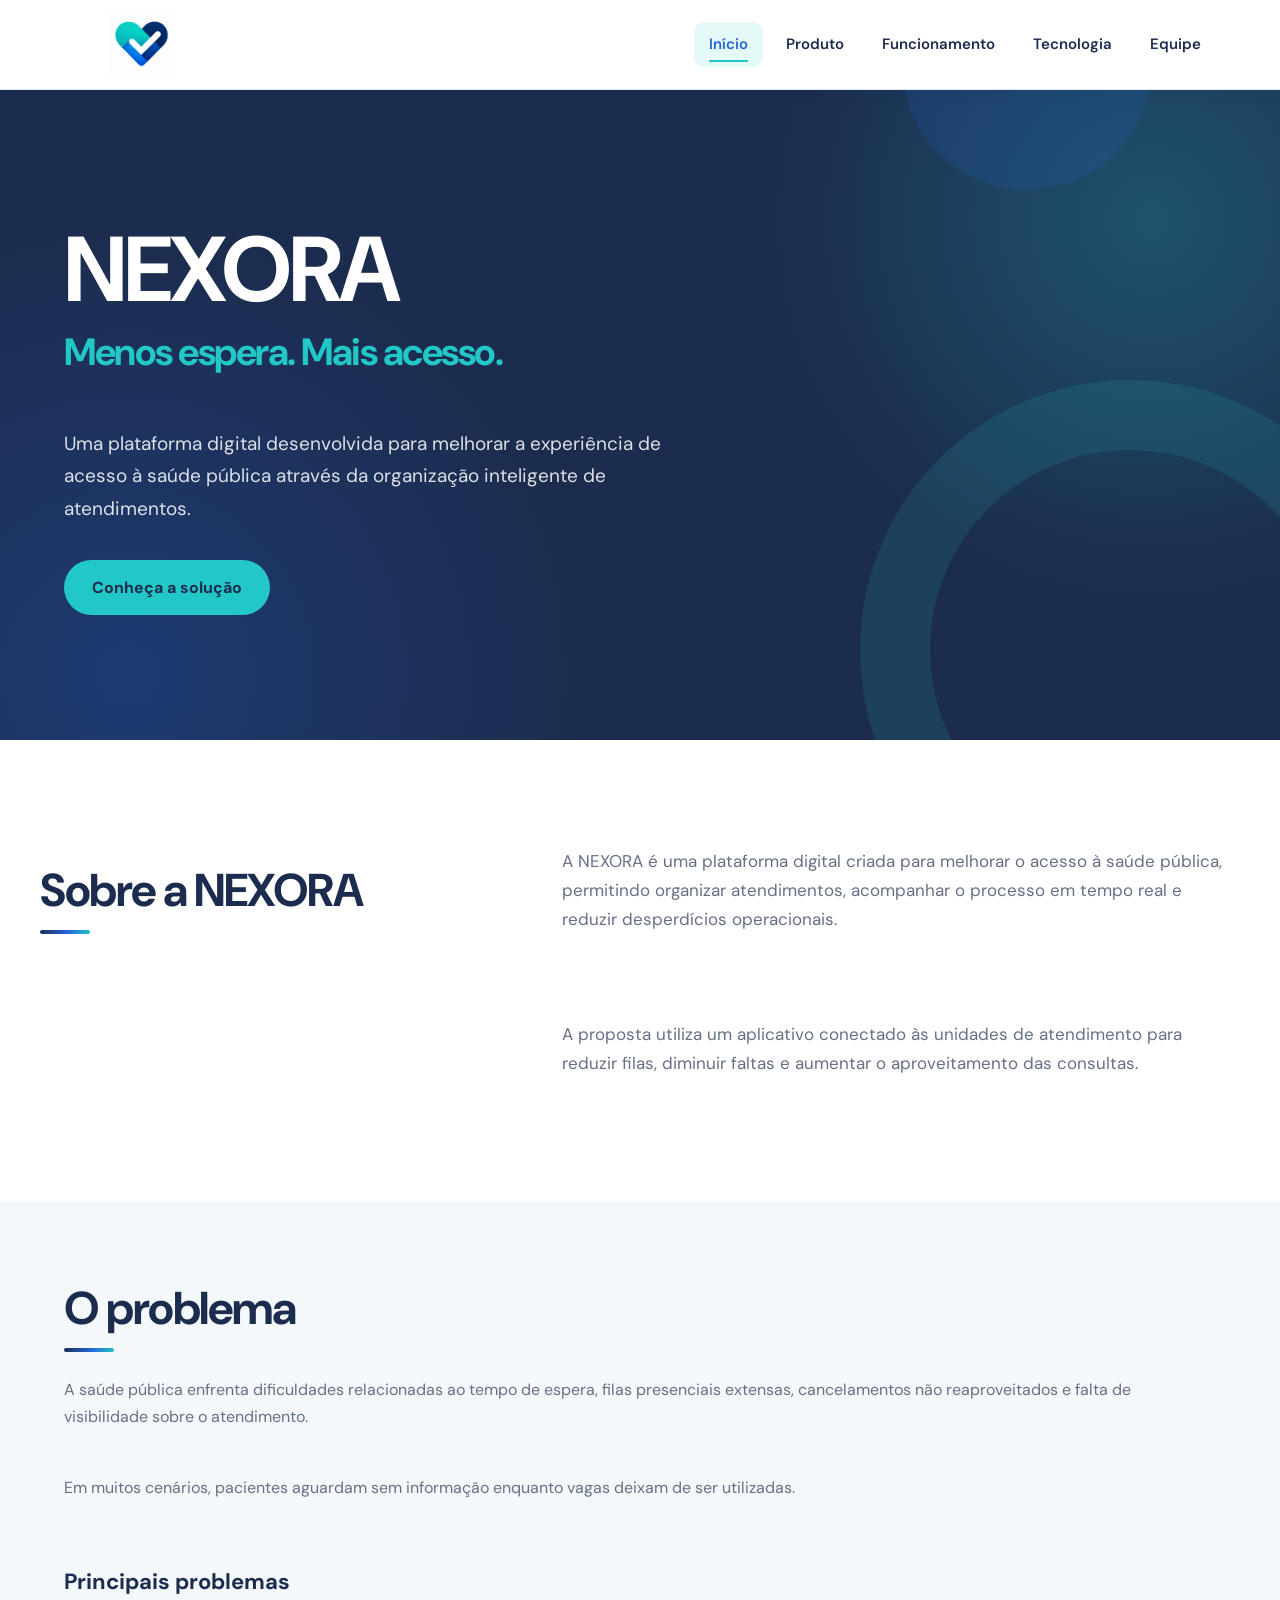
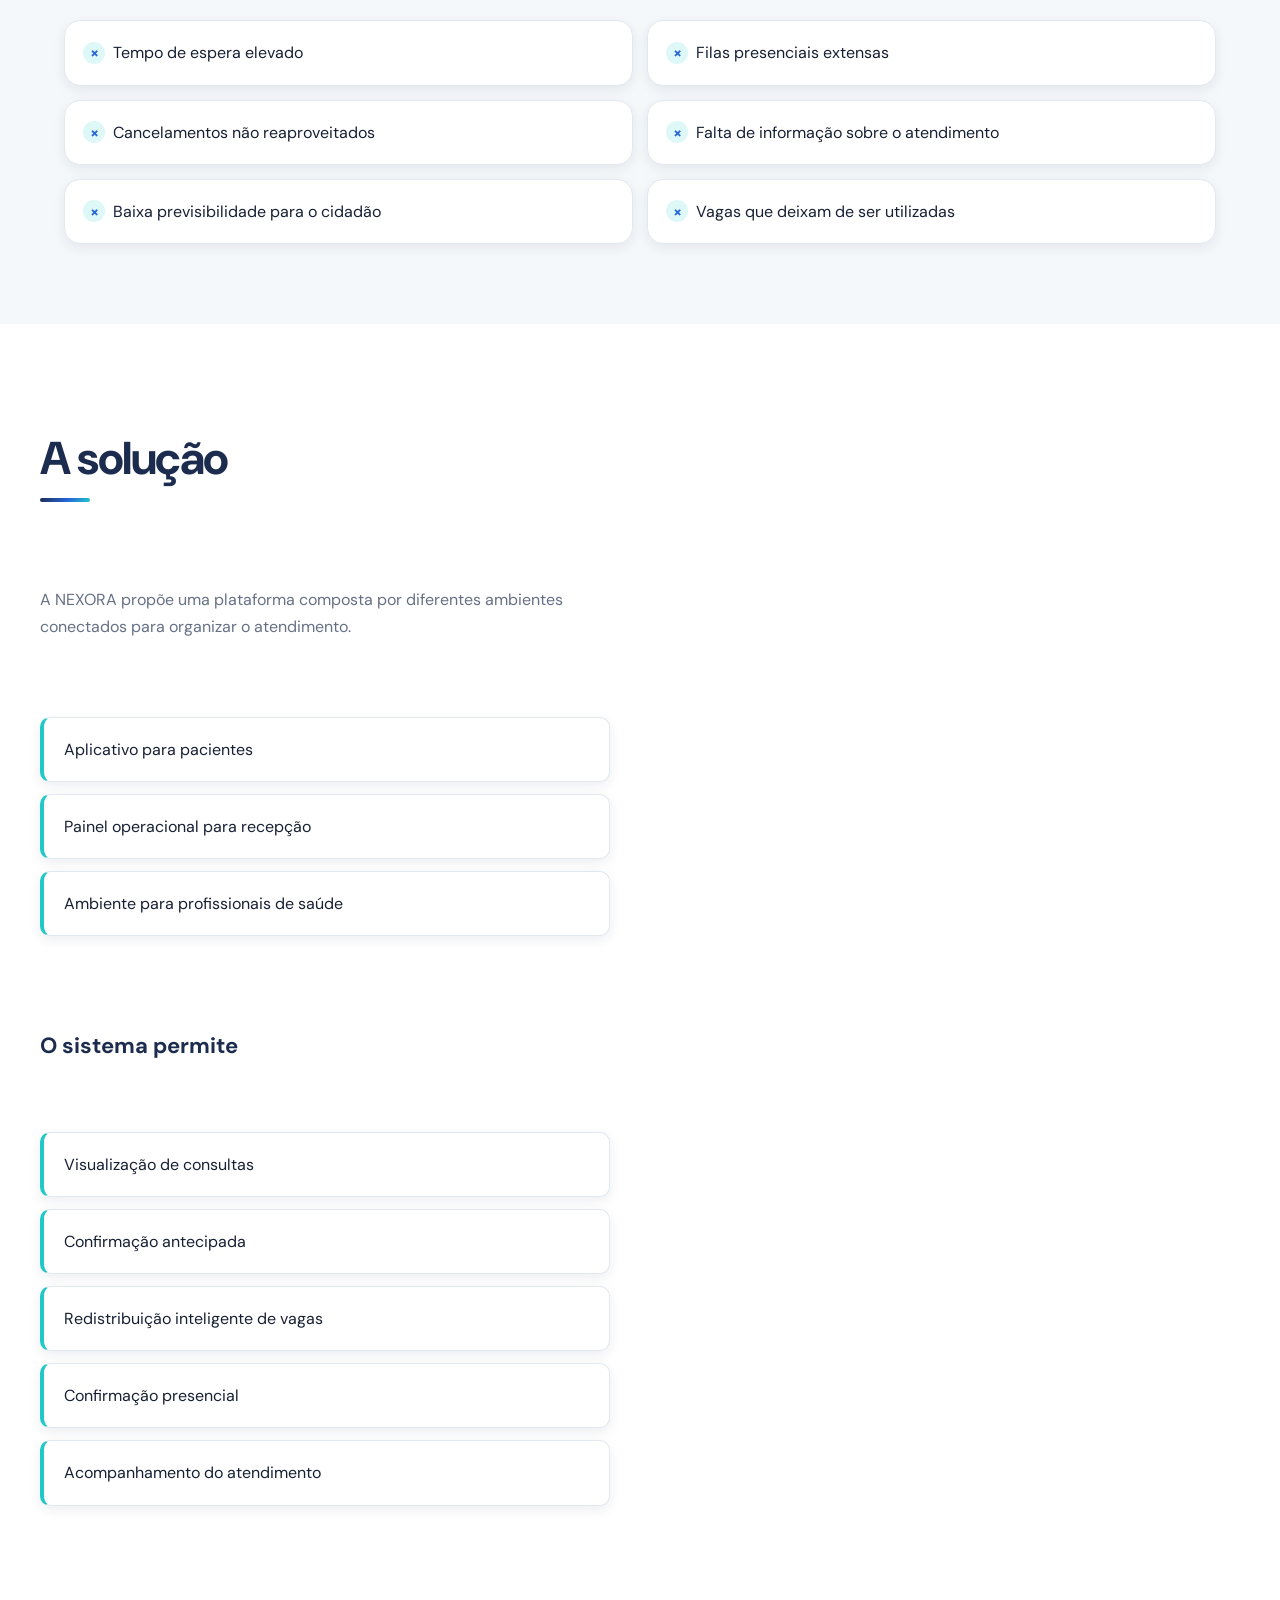
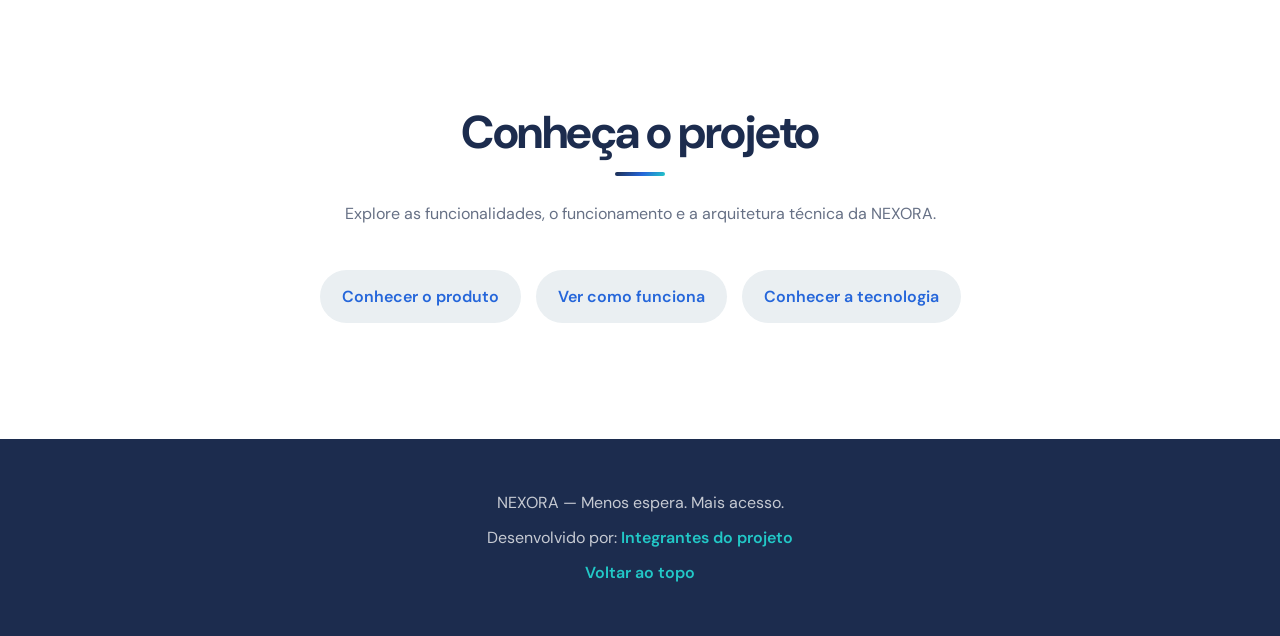
<file: index.html>
<!DOCTYPE html>
<html lang="pt-BR">

<head>
    <meta charset="UTF-8">
    <meta name="viewport" content="width=device-width, initial-scale=1.0">

    <title>NEXORA | Menos espera. Mais acesso.</title>

   
    <link rel="stylesheet" href="style.css">

</head>

<body id="topo">

<header>
    
    <div class="logo">
        <a href="index.html">
            <img src="Logo.jpeg" alt="NEXORA">
        </a>
    </div>

    <nav class="menu">
        <ul>
            <li><a href="index.html">Início</a></li>
            <li><a href="produto.html">Produto</a></li>
            <li><a href="funcionamento.html">Funcionamento</a></li>
            <li><a href="tecnologia.html">Tecnologia</a></li>
            <li><a href="equipe.html">Equipe</a></li>
        </ul>
    </nav>

</header>

    <main>

        <section id="inicio" class="hero">

            <h1>NEXORA</h1>

            <h2>Menos espera. Mais acesso.</h2>
<br>
            <p>
                Uma plataforma digital desenvolvida para melhorar a experiência
                de acesso à saúde pública através da organização inteligente
                de atendimentos.
            </p>

            <a href="#solucao">Conheça a solução</a>

        </section>

<br>
        <section id="sobre">

            <h2>Sobre a NEXORA</h2>

            <p>
                A NEXORA é uma plataforma digital criada para melhorar o acesso
                à saúde pública, permitindo organizar atendimentos,
                acompanhar o processo em tempo real e reduzir desperdícios
                operacionais.
            </p>
<br>
            <p>
                A proposta utiliza um aplicativo conectado às unidades de
                atendimento para reduzir filas, diminuir faltas e aumentar
                o aproveitamento das consultas.
            </p>

        </section>
<br>

        <section id="problema">

            <h2>O problema</h2>

            <p>
                A saúde pública enfrenta dificuldades relacionadas ao tempo
                de espera, filas presenciais extensas, cancelamentos não
                reaproveitados e falta de visibilidade sobre o atendimento.
            </p>
<br>
            <p>
                Em muitos cenários, pacientes aguardam sem informação enquanto
                vagas deixam de ser utilizadas.
            </p>
<br>
            <h3>Principais problemas</h3>

            <ul>
                <li>Tempo de espera elevado</li>
                <li>Filas presenciais extensas</li>
                <li>Cancelamentos não reaproveitados</li>
                <li>Falta de informação sobre o atendimento</li>
                <li>Baixa previsibilidade para o cidadão</li>
                <li>Vagas que deixam de ser utilizadas</li>
            </ul>

        </section>
<br>

        <section id="solucao">

            <h2>A solução</h2>

            <p>
                A NEXORA propõe uma plataforma composta por diferentes
                ambientes conectados para organizar o atendimento.
            </p>
<br>
            <ul>
                <li>Aplicativo para pacientes</li>
                <li>Painel operacional para recepção</li>
                <li>Ambiente para profissionais de saúde</li>
            </ul>
<br>
            <h3>O sistema permite</h3>
<br>
            <ul>
                <li>Visualização de consultas</li>
                <li>Confirmação antecipada</li>
                <li>Redistribuição inteligente de vagas</li>
                <li>Confirmação presencial</li>
                <li>Acompanhamento do atendimento</li>
            </ul>

        </section>
<br>


        <section id="navegacao">

            <h2>Conheça o projeto</h2>

            <p>
                Explore as funcionalidades, o funcionamento e a arquitetura
                técnica da NEXORA.
            </p>
<br>
            <ul>
                <li>
                    <a href="produto.html">Conhecer o produto</a>
                </li>

                <li>
                    <a href="funcionamento.html">Ver como funciona</a>
                </li>

                <li>
                    <a href="tecnologia.html">Conhecer a tecnologia</a>
                </li>
            </ul>

        </section>

    </main>

<br>
    <footer>

        <p>
            NEXORA — Menos espera. Mais acesso.
        </p>

        <p>
            Desenvolvido por:
            <a href="equipe.html">Integrantes do projeto</a>
        </p>

        <a href="#topo">Voltar ao topo</a>

    </footer>


    <script src="nexora.js"></script>

</body>

</html>
</file>
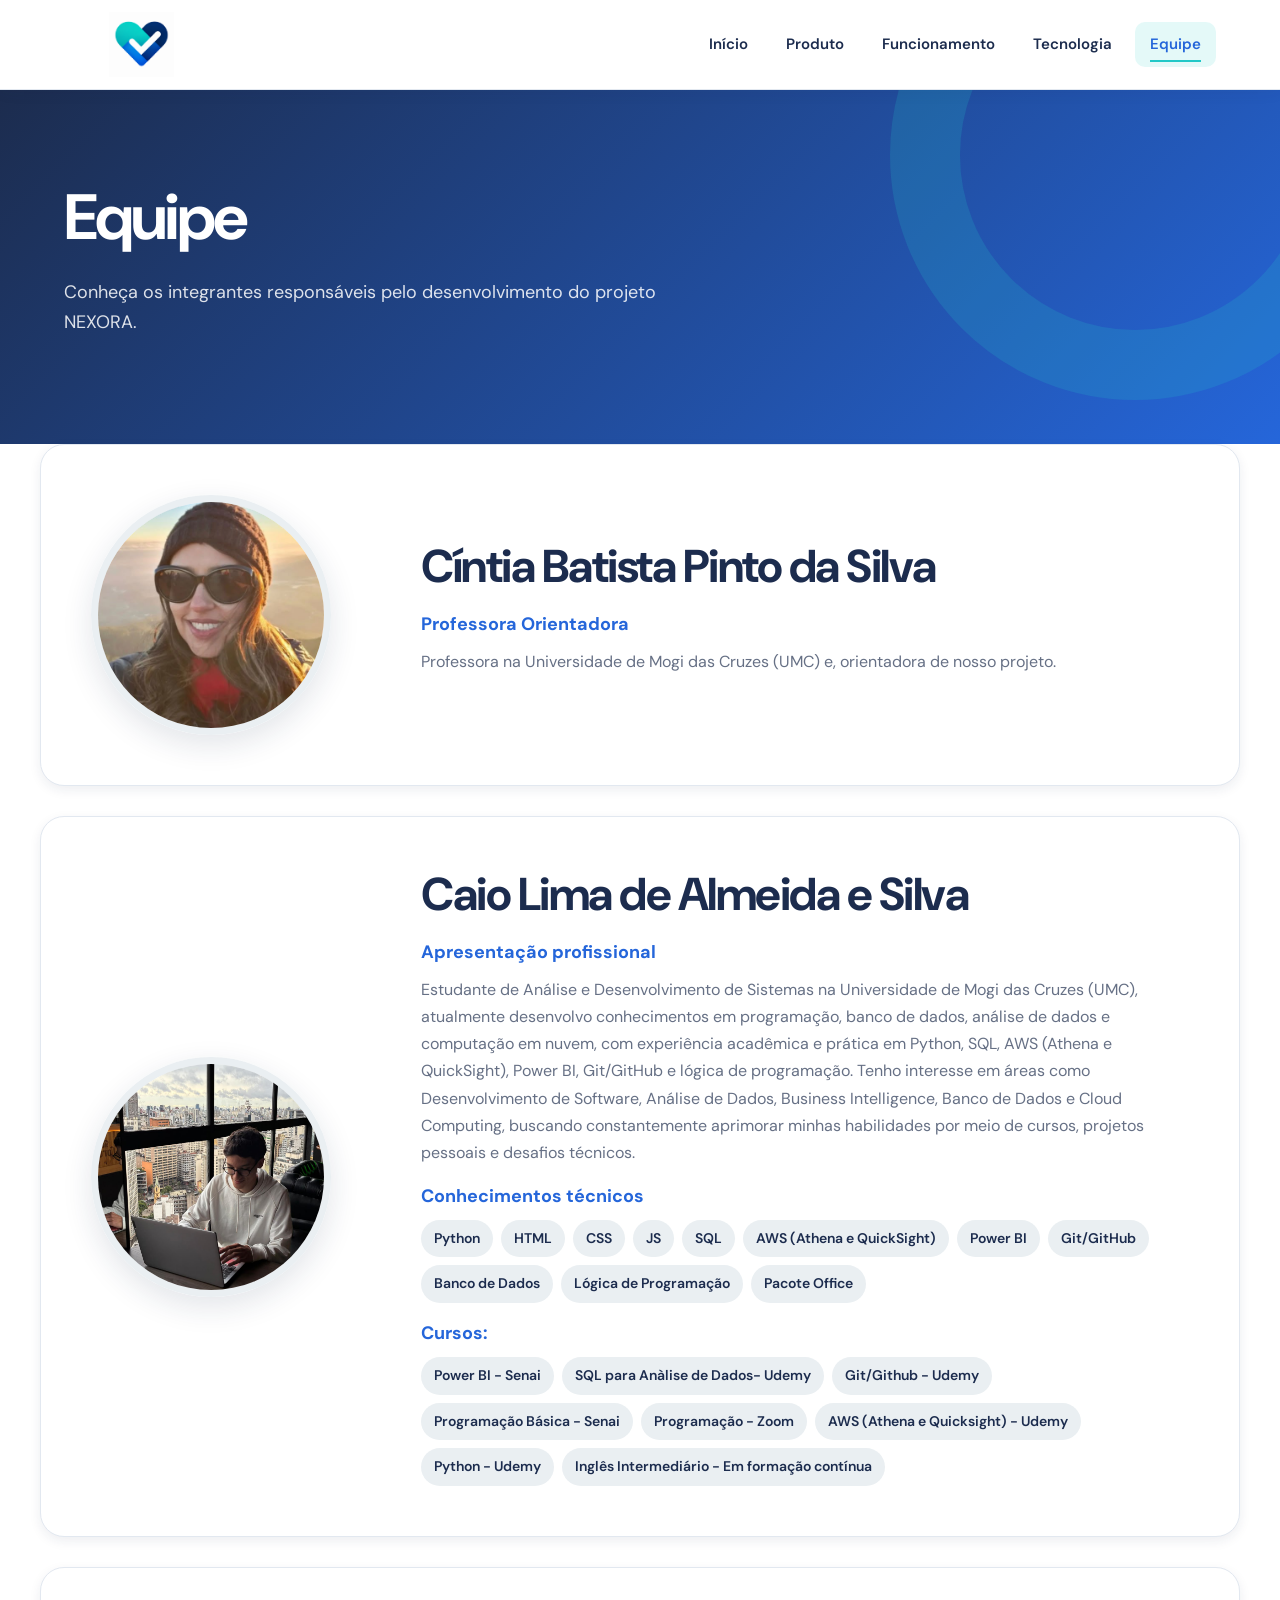
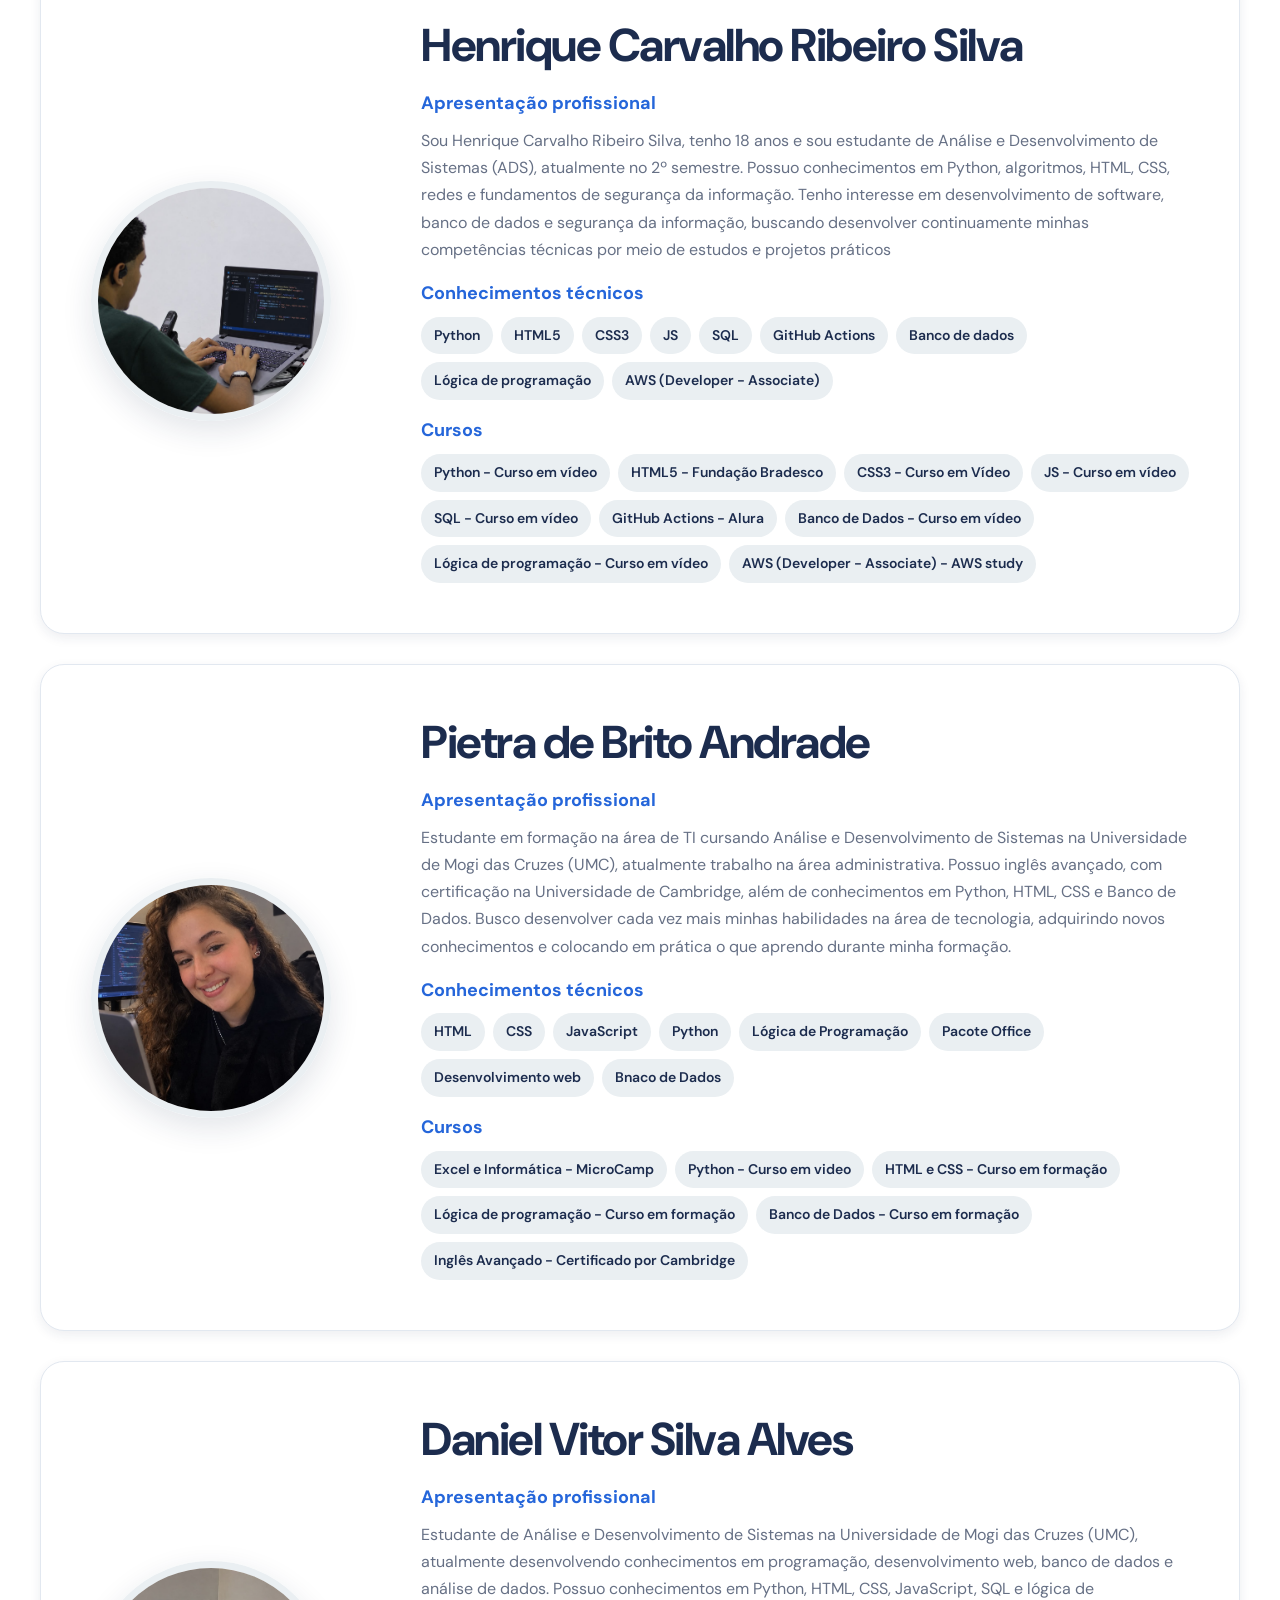
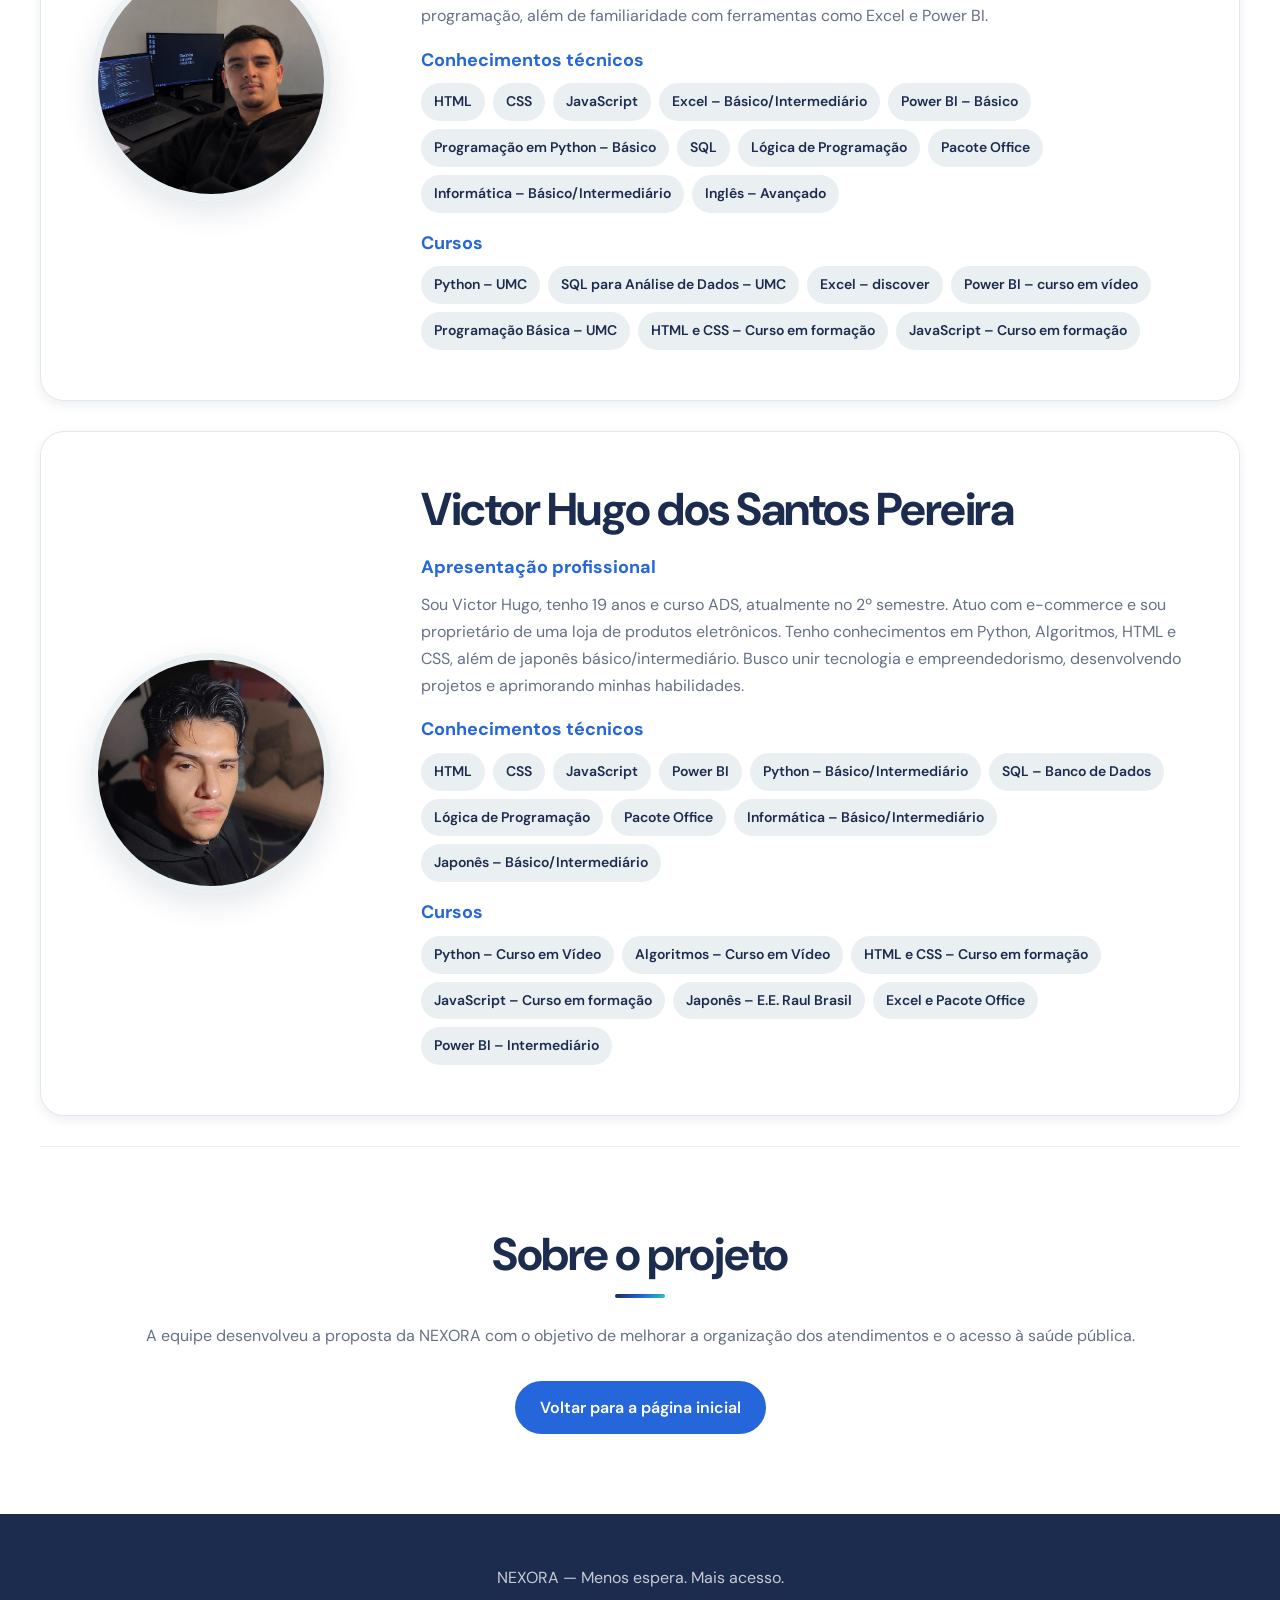
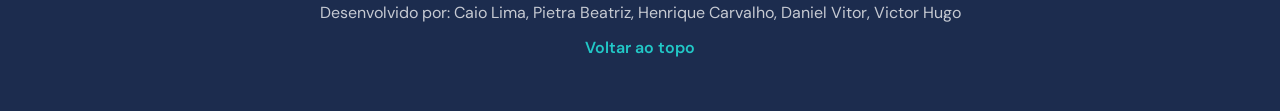
<file: equipe.html>
<!DOCTYPE html>
<html lang="pt-BR">

<head>

    <meta charset="UTF-8">
    <meta name="viewport" content="width=device-width, initial-scale=1.0">

    <title>NEXORA | Equipe</title>

    <link rel="stylesheet" href="style.css">

</head>

<body id="topo">


    <header>

    <div class="logo">
        <a href="index.html">
            <img src="Logo.jpeg" alt="NEXORA">
        </a>
    </div>

    <nav class="menu">
        <ul>
            <li><a href="index.html">Início</a></li>
            <li><a href="produto.html">Produto</a></li>
            <li><a href="funcionamento.html">Funcionamento</a></li>
            <li><a href="tecnologia.html">Tecnologia</a></li>
            <li><a href="equipe.html">Equipe</a></li>
        </ul>
    </nav>

</header>


    <main>


        <section class="pagina-titulo">

            <h1>Equipe</h1>

            <p>
                Conheça os integrantes responsáveis pelo desenvolvimento
                do projeto NEXORA.
            </p>

        </section>

              <section class="integrante" id="integrante-1">

            <img
                src="professora.jpeg"
                alt="Foto da Professora Cíntia"
            > 

            <div>

                <h2>Cíntia Batista Pinto da Silva</h2>

                <h3>Professora Orientadora</h3>

                <p>
                   Professora na Universidade de Mogi das Cruzes (UMC) e, orientadora de nosso projeto.
                </p>

            </div>

        </section>

        <section class="integrante" id="integrante-1">

            <img
                src="integrante1.jpeg"
                alt="Foto do Caio Lima"
            > 

            <div>

                <h2>Caio Lima de Almeida e Silva</h2>

                <h3>Apresentação profissional</h3>

                <p>
                    Estudante de Análise e Desenvolvimento de Sistemas na Universidade de Mogi das Cruzes (UMC), atualmente desenvolvo conhecimentos em programação, banco de dados, análise de dados e computação em nuvem, com experiência acadêmica e prática em Python, SQL, AWS (Athena e QuickSight), Power BI, Git/GitHub e lógica de programação.

Tenho interesse em áreas como Desenvolvimento de Software, Análise de Dados, Business Intelligence, Banco de Dados e Cloud Computing, buscando constantemente aprimorar minhas habilidades por meio de cursos, projetos pessoais e desafios técnicos.
                </p>


                <h3>Conhecimentos técnicos</h3>

                <ul>

                    <li> Python</li>
                    <li> HTML</li>
                    <li> CSS</li>
                    <li> JS</li>
                    <li> SQL</li>
                    <li> AWS (Athena e QuickSight)</li>
                    <li> Power BI</li>               
                    <li> Git/GitHub</li>
                    <li> Banco de Dados</li>
                    <li> Lógica de Programação</li>
                    <li>Pacote Office</li>


                </ul>


                <h3>Cursos:</h3>

                <ul>

                    <li>Power BI - Senai</li>

                    <li>SQL para Anàlise de Dados- Udemy </li>

                    <li>Git/Github - Udemy</li>

                    <li>Programação Básica - Senai</li>

                    <li>Programação - Zoom</li>

                    <li>AWS (Athena e Quicksight) - Udemy</li>

                    <li>Python - Udemy</li>

                    <li> Inglês Intermediário - Em formação contínua</li>

                </ul>

            </div>

        </section>

        <section class="integrante" id="integrante-2">

            <img
                src="integrante2.jfif"
                alt="Foto do Henrique Carvalho"
            >

            <div>

                <h2>Henrique Carvalho Ribeiro Silva </h2>

                <h3>Apresentação profissional</h3>

                <p>
                    Sou Henrique Carvalho Ribeiro Silva, tenho 18 anos e sou estudante de Análise e Desenvolvimento de Sistemas (ADS), atualmente no 2º semestre. Possuo conhecimentos em Python, algoritmos, HTML, CSS, redes e fundamentos de segurança da informação.
Tenho interesse em desenvolvimento de software, banco de dados e segurança da informação, buscando desenvolver continuamente minhas competências técnicas por meio de estudos e projetos práticos
                </p>


                <h3>Conhecimentos técnicos</h3>

                <ul>

                    <li>Python</li>
                    <li>HTML5 </li>
                    <li>CSS3</li>
                    <li>JS </li> 
                    <li>SQL</li>
                    <li>GitHub Actions </li>
                    <li>Banco de dados </li>
                    <li>Lógica de programação </li>
                    <li>AWS (Developer - Associate) </li>

                </ul>


                <h3>Cursos</h3>

                <ul>

                    <li>Python - Curso em vídeo </li>
                    <li>HTML5 - Fundação Bradesco </li>
                    <li>CSS3 - Curso em Vídeo </li>
                    <li>JS - Curso em vídeo </li> 
                    <li>SQL - Curso em vídeo </li>
                    <li>GitHub Actions - Alura </li>
                    <li>Banco de Dados - Curso em vídeo </li>
                    <li>Lógica de programação - Curso em vídeo </li>
                    <li>AWS (Developer - Associate) - AWS study</li>

                </ul>

            </div>

        </section>

        <section class="integrante" id="integrante-3">

            <img
                src="integrante3.jpeg"
                alt="Foto da  Pietra Beatriz"
            >

            <div>

                <h2>Pietra de Brito Andrade</h2>

                <h3>Apresentação profissional</h3>

                <p>
                    Estudante em formação na área de TI cursando Análise e Desenvolvimento de Sistemas na Universidade de Mogi das Cruzes (UMC), atualmente trabalho na área administrativa.
Possuo inglês avançado, com certificação na Universidade de Cambridge, além de conhecimentos em Python, HTML, CSS e Banco de Dados. Busco desenvolver cada vez mais minhas habilidades na área de tecnologia, adquirindo novos conhecimentos e colocando em prática o que aprendo durante minha formação.
                </p>


                <h3>Conhecimentos técnicos</h3>

                <ul>

                    <li>HTML</li>

                    <li>CSS</li>

                    <li>JavaScript</li>

                    <li> Python</li>

                    <li>Lógica de Programação</li>

                    <li>Pacote Office</li>

                    <li>Desenvolvimento web</li>

                    <li>Bnaco de Dados</li>

                </ul>


                <h3>Cursos</h3>

                <ul>

                    <li>Excel e Informática - MicroCamp</li>
                    <li>Python - Curso em video </li>
                    <li>HTML e CSS - Curso em formação </li>
                    <li>Lógica de programação - Curso em formação  </li>
                    <li>Banco de Dados - Curso em formação </li>
                    <li>Inglês Avançado - Certificado por Cambridge</li>



                </ul>

            </div>

        </section>

        <section class="integrante" id="integrante-4">

            <img
                src="integrante4.jpeg"
                alt="Foto do Daniel Vitor"
            >

            <div>

                <h2>Daniel Vitor Silva Alves </h2>

                <h3>Apresentação profissional</h3>

                <p>
                    Estudante de Análise e Desenvolvimento de Sistemas na Universidade de Mogi das Cruzes (UMC), atualmente desenvolvendo conhecimentos em programação, desenvolvimento web, banco de dados e análise de dados. Possuo conhecimentos em Python, HTML, CSS, JavaScript, SQL e lógica de programação, além de familiaridade com ferramentas como Excel e Power BI.
                </p>


                <h3>Conhecimentos técnicos</h3>

                <ul>

                    <li>HTML</li>

                    <li>CSS</li>

                    <li>JavaScript</li>

                    <li> Excel – Básico/Intermediário</li>

                    <li>Power BI – Básico </li>

                    <li>Programação em Python – Básico</li>

                    <li> SQL  </li>

                    <li> Lógica de Programação </li>

                    <li> Pacote Office</li>

                    <li>Informática – Básico/Intermediário</li>

                    <li>Inglês – Avançado </li>

                </ul>


                <h3>Cursos</h3>

                <ul>

                    <li>Python – UMC </li>

                    <li>SQL para Análise de Dados – UMC </li>

                    <li>Excel – discover </li>

                    <li>Power BI – curso em vídeo </li>

                    <li>Programação Básica – UMC </li>

                    <li>HTML e CSS – Curso em formação</li>

                    <li>JavaScript – Curso em formação</li>

                </ul>

            </div>

        </section>

        <section class="integrante" id="integrante-5">

            <img
                src="integrante5.jfif"
                alt="Foto do Victor Hugo"
            >

            <div>

                <h2>Victor Hugo dos Santos Pereira </h2>

                <h3>Apresentação profissional</h3>

                <p>
                    Sou Victor Hugo, tenho 19 anos e curso ADS, atualmente no 2º semestre. Atuo com e-commerce e sou proprietário de uma loja de produtos eletrônicos.
Tenho conhecimentos em Python, Algoritmos, HTML e CSS, além de japonês básico/intermediário. Busco unir tecnologia e empreendedorismo, desenvolvendo projetos e aprimorando minhas habilidades.
                </p>


                <h3>Conhecimentos técnicos</h3>

                <ul>

                    <li>HTML</li>

                    <li>CSS</li>

                    <li>JavaScript</li>

                    <li>Power BI</li>

                    <li>Python – Básico/Intermediário</li>

                    <li>SQL – Banco de Dados</li>

                    <li>Lógica de Programação</li>

                    <li>Pacote Office</li>

                    <li> Informática – Básico/Intermediário</li>

                    <li>Japonês – Básico/Intermediário</li>

                </ul>


                <h3>Cursos</h3>

                <ul>

                    <li>Python – Curso em Vídeo</li>

                    <li>Algoritmos – Curso em Vídeo</li>

                    <li>HTML e CSS – Curso em formação</li>

                    <li>JavaScript – Curso em formação</li>

                    <li>Japonês – E.E. Raul Brasil</li>

                    <li>Excel e Pacote Office</li>

                    <li>Power BI – Intermediário</li>

                </ul>

            </div>

        </section>


        <section id="projeto">

            <h2>Sobre o projeto</h2>

            <p>
                A equipe desenvolveu a proposta da NEXORA com o objetivo
                de melhorar a organização dos atendimentos e o acesso
                à saúde pública.
            </p>

            <a href="index.html">
                Voltar para a página inicial
            </a>

        </section>

    </main>


    <footer>

        <p>
            NEXORA — Menos espera. Mais acesso.
        </p>

        <p>
            Desenvolvido por:
            Caio Lima, Pietra Beatriz, Henrique Carvalho, Daniel Vitor, Victor Hugo
        </p>

        <a href="#topo">Voltar ao topo</a>

    </footer>


    <script src="nexora.js"></script>

</body>

</html>
</file>
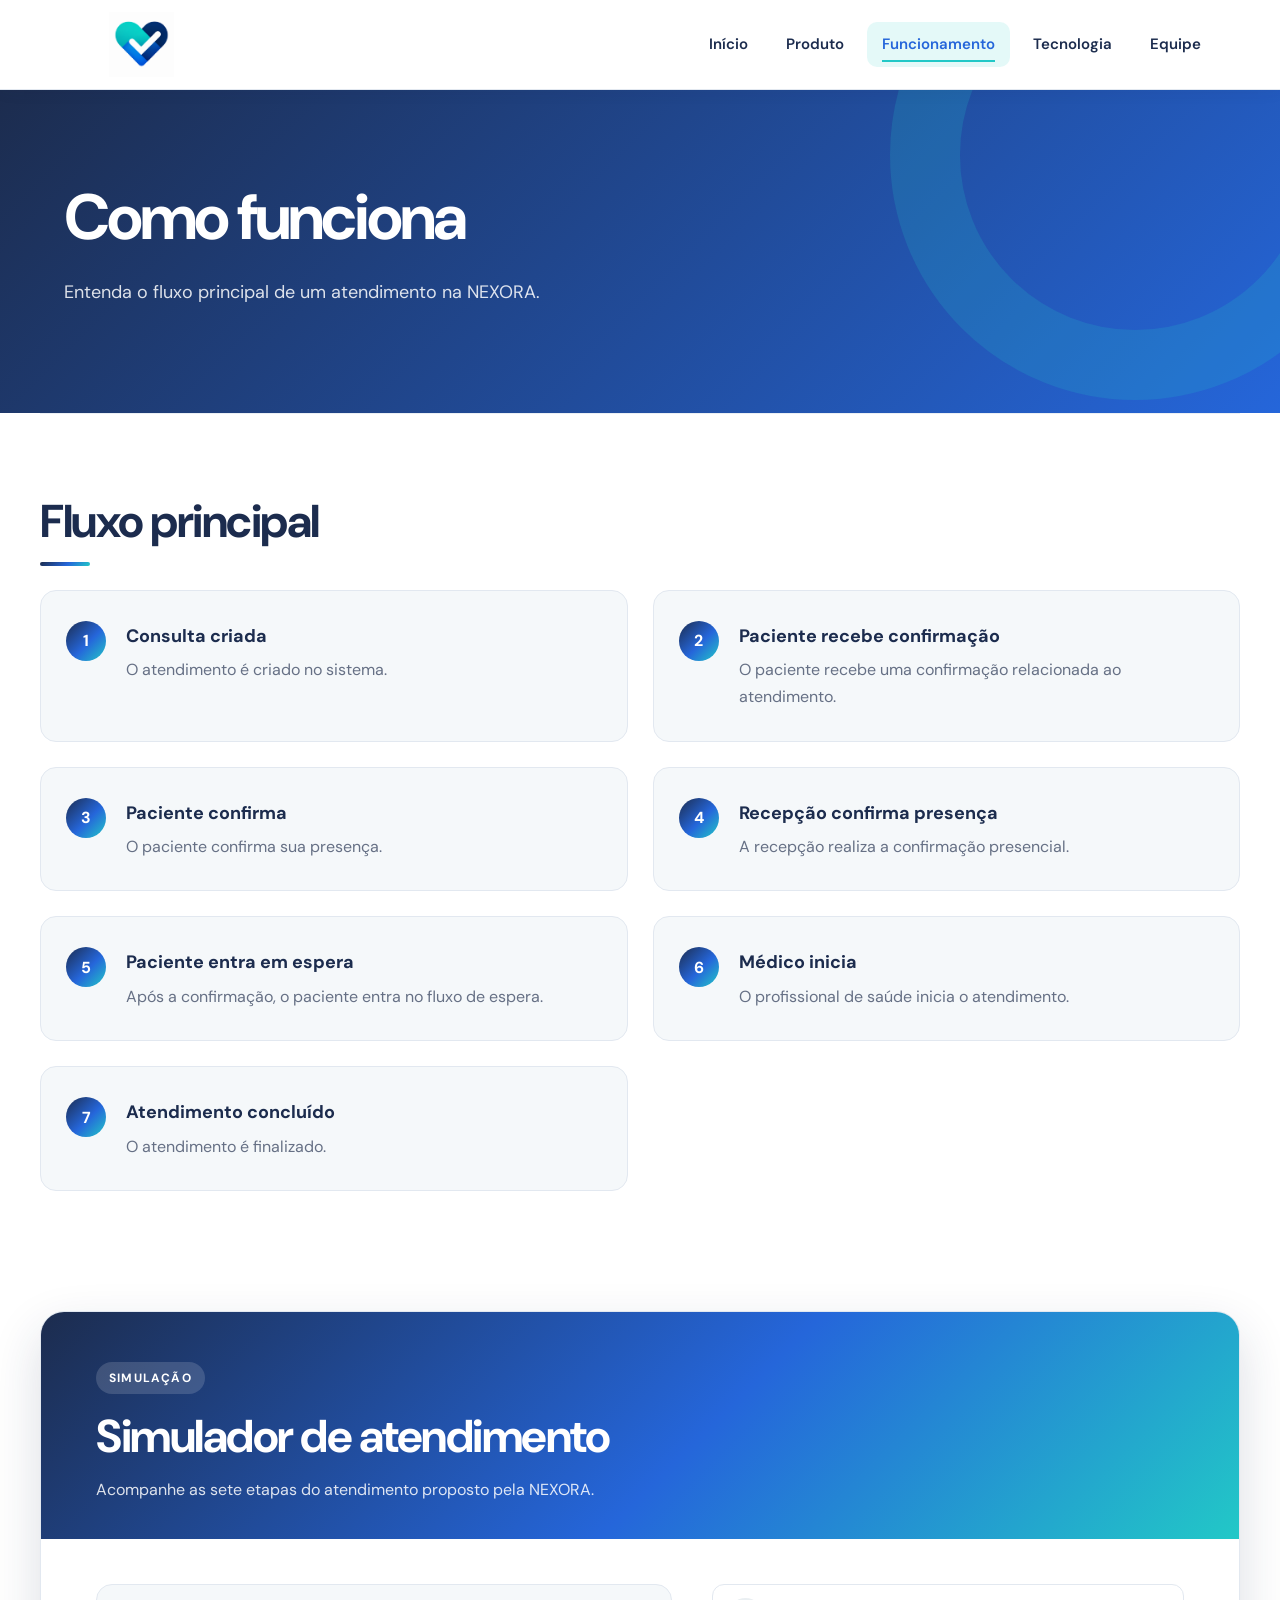
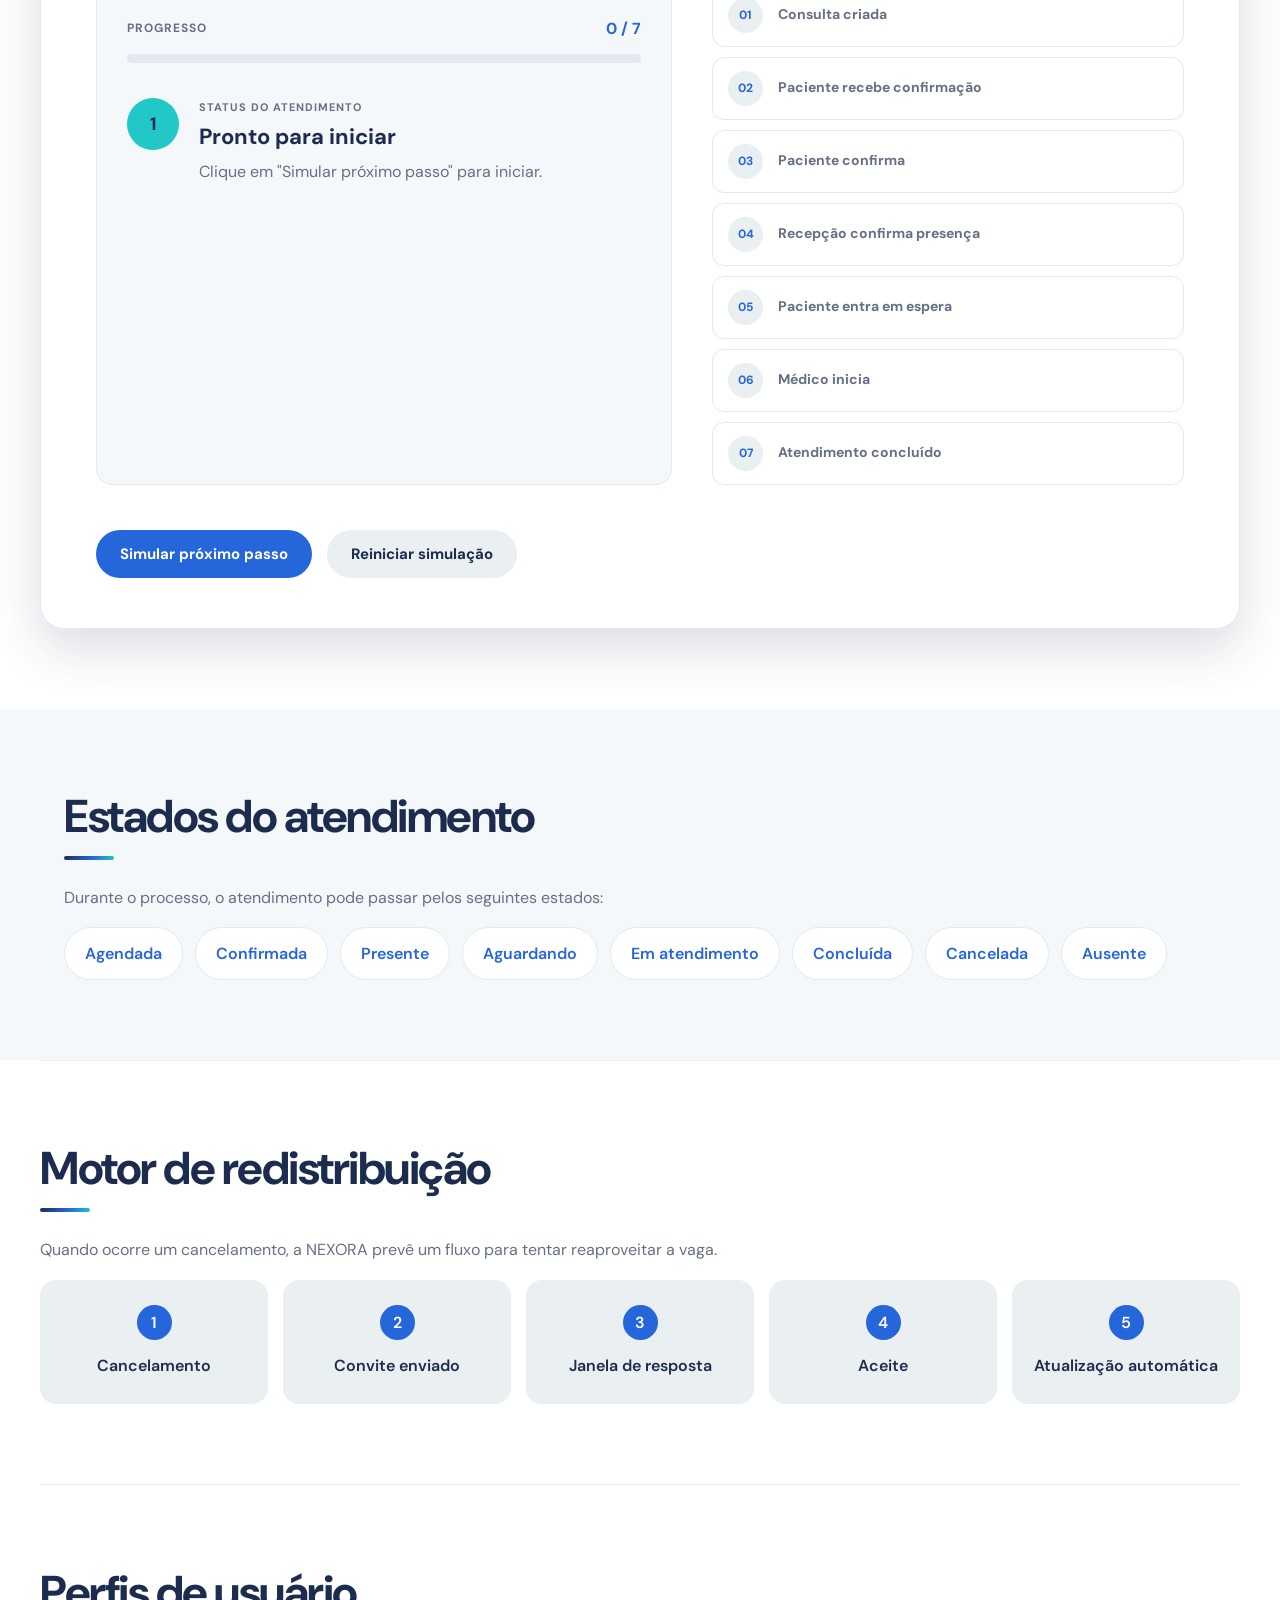
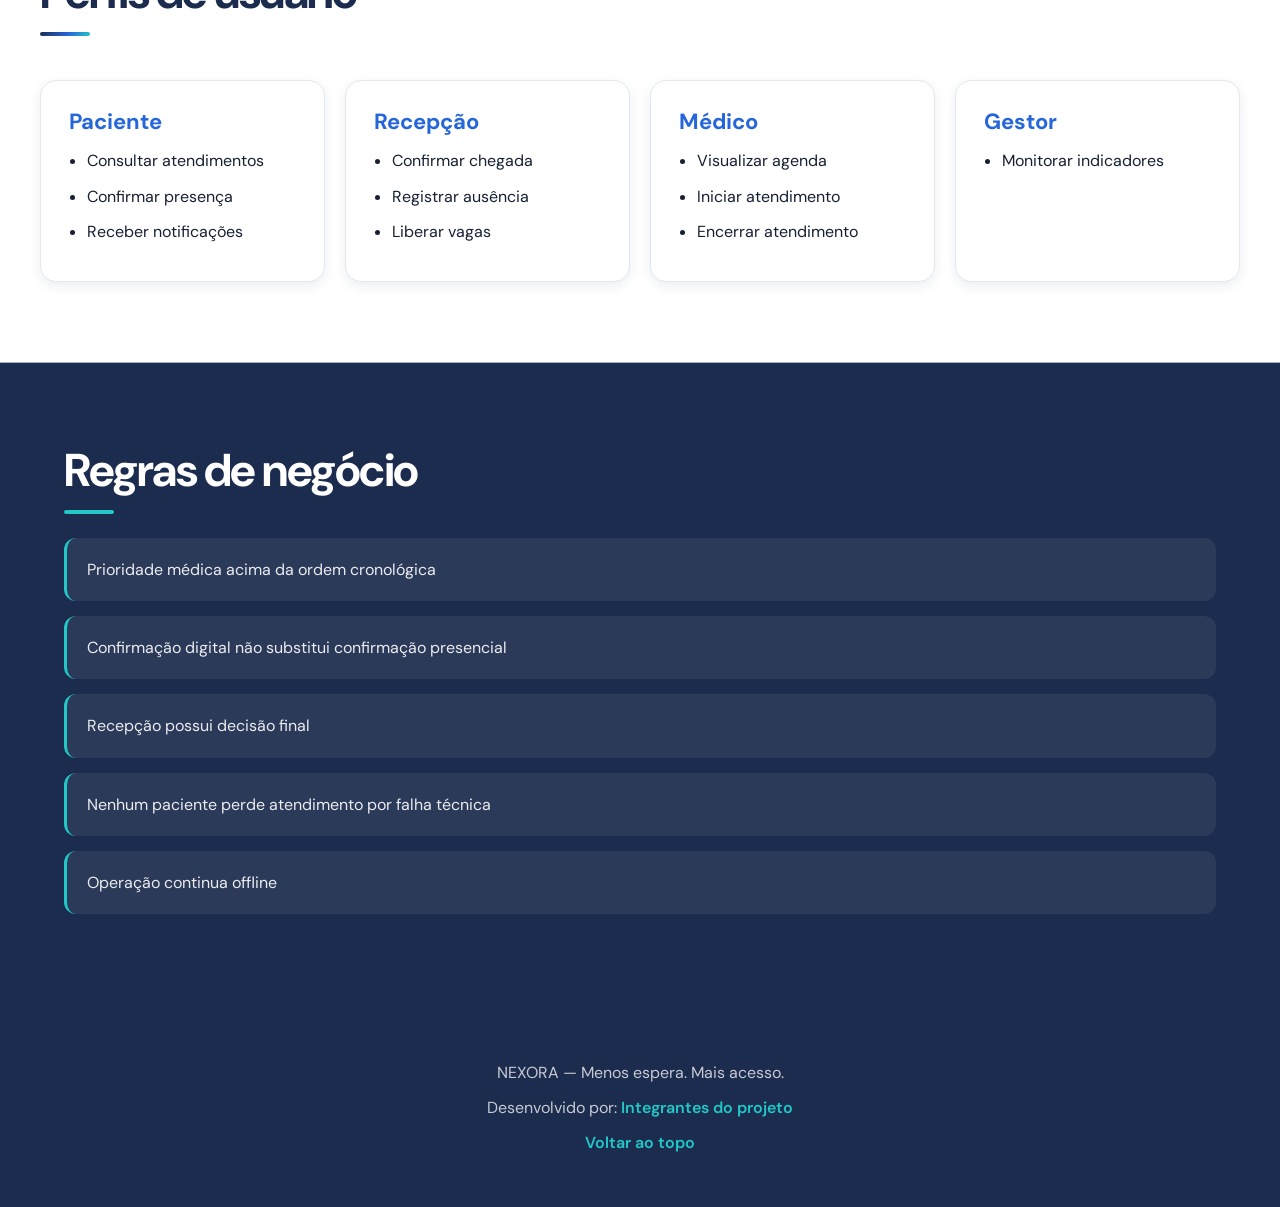
<file: funcionamento.html>
<!DOCTYPE html>
<html lang="pt-BR">

<head>

    <meta charset="UTF-8">
    <meta name="viewport" content="width=device-width, initial-scale=1.0">

    <title>NEXORA | Funcionamento</title>

    <link rel="stylesheet" href="style.css">

</head>

<body id="topo">

<header>
    <div class="logo">
        <a href="index.html">
            <img src="Logo.jpeg" alt="NEXORA">
        </a>
    </div>

    <nav class="menu">
        <ul>
            <li><a href="index.html">Início</a></li>
            <li><a href="produto.html">Produto</a></li>
            <li><a href="funcionamento.html">Funcionamento</a></li>
            <li><a href="tecnologia.html">Tecnologia</a></li>
            <li><a href="equipe.html">Equipe</a></li>
        </ul>
    </nav>

</header>

    <main>


        <section class="pagina-titulo">

            <h1>Como funciona</h1>

            <p>
                Entenda o fluxo principal de um atendimento na NEXORA.
            </p>

        </section>


        <section id="fluxo">

            <h2>Fluxo principal</h2>

            <ol>

                <li>
                    <strong>Consulta criada</strong>

                    <p>
                        O atendimento é criado no sistema.
                    </p>
                </li>


                <li>
                    <strong>Paciente recebe confirmação</strong>

                    <p>
                        O paciente recebe uma confirmação relacionada
                        ao atendimento.
                    </p>
                </li>


                <li>
                    <strong>Paciente confirma</strong>

                    <p>
                        O paciente confirma sua presença.
                    </p>
                </li>


                <li>
                    <strong>Recepção confirma presença</strong>

                    <p>
                        A recepção realiza a confirmação presencial.
                    </p>
                </li>


                <li>
                    <strong>Paciente entra em espera</strong>

                    <p>
                        Após a confirmação, o paciente entra no fluxo
                        de espera.
                    </p>
                </li>


                <li>
                    <strong>Médico inicia</strong>

                    <p>
                        O profissional de saúde inicia o atendimento.
                    </p>
                </li>


                <li>
                    <strong>Atendimento concluído</strong>

                    <p>
                        O atendimento é finalizado.
                    </p>
                </li>

            </ol>

        </section>


        <section id="estados">

            <h2>Estados do atendimento</h2>

            <p>
                Durante o processo, o atendimento pode passar pelos
                seguintes estados:
            </p>

            <ul>

                <li>Agendada</li>

                <li>Confirmada</li>

                <li>Presente</li>

                <li>Aguardando</li>

                <li>Em atendimento</li>

                <li>Concluída</li>

                <li>Cancelada</li>

                <li>Ausente</li>

            </ul>

        </section>


        <section id="redistribuicao">

            <h2>Motor de redistribuição</h2>

            <p>
                Quando ocorre um cancelamento, a NEXORA prevê um fluxo
                para tentar reaproveitar a vaga.
            </p>

            <ol>

                <li>Cancelamento</li>

                <li>Convite enviado</li>

                <li>Janela de resposta</li>

                <li>Aceite</li>

                <li>Atualização automática</li>

            </ol>

        </section>


        <section id="perfis">

            <h2>Perfis de usuário</h2>


            <article>

                <h3>Paciente</h3>

                <ul>

                    <li>Consultar atendimentos</li>

                    <li>Confirmar presença</li>

                    <li>Receber notificações</li>

                </ul>

            </article>


            <article>

                <h3>Recepção</h3>

                <ul>

                    <li>Confirmar chegada</li>

                    <li>Registrar ausência</li>

                    <li>Liberar vagas</li>

                </ul>

            </article>


            <article>

                <h3>Médico</h3>

                <ul>

                    <li>Visualizar agenda</li>

                    <li>Iniciar atendimento</li>

                    <li>Encerrar atendimento</li>

                </ul>

            </article>


            <article>

                <h3>Gestor</h3>

                <ul>

                    <li>Monitorar indicadores</li>

                </ul>

            </article>

        </section>


        <section id="regras">

            <h2>Regras de negócio</h2>

            <ul>

                <li>
                    Prioridade médica acima da ordem cronológica
                </li>

                <li>
                    Confirmação digital não substitui confirmação presencial
                </li>

                <li>
                    Recepção possui decisão final
                </li>

                <li>
                    Nenhum paciente perde atendimento por falha técnica
                </li>

                <li>
                    Operação continua offline
                </li>

            </ul>

        </section>

    </main>


    <footer>

        <p>
            NEXORA — Menos espera. Mais acesso.
        </p>

        <p>
            Desenvolvido por:
            <a href="equipe.html">Integrantes do projeto</a>
        </p>

        <a href="#topo">Voltar ao topo</a>

    </footer>


    <script src="nexora.js"></script>

</body>

</html>
</file>
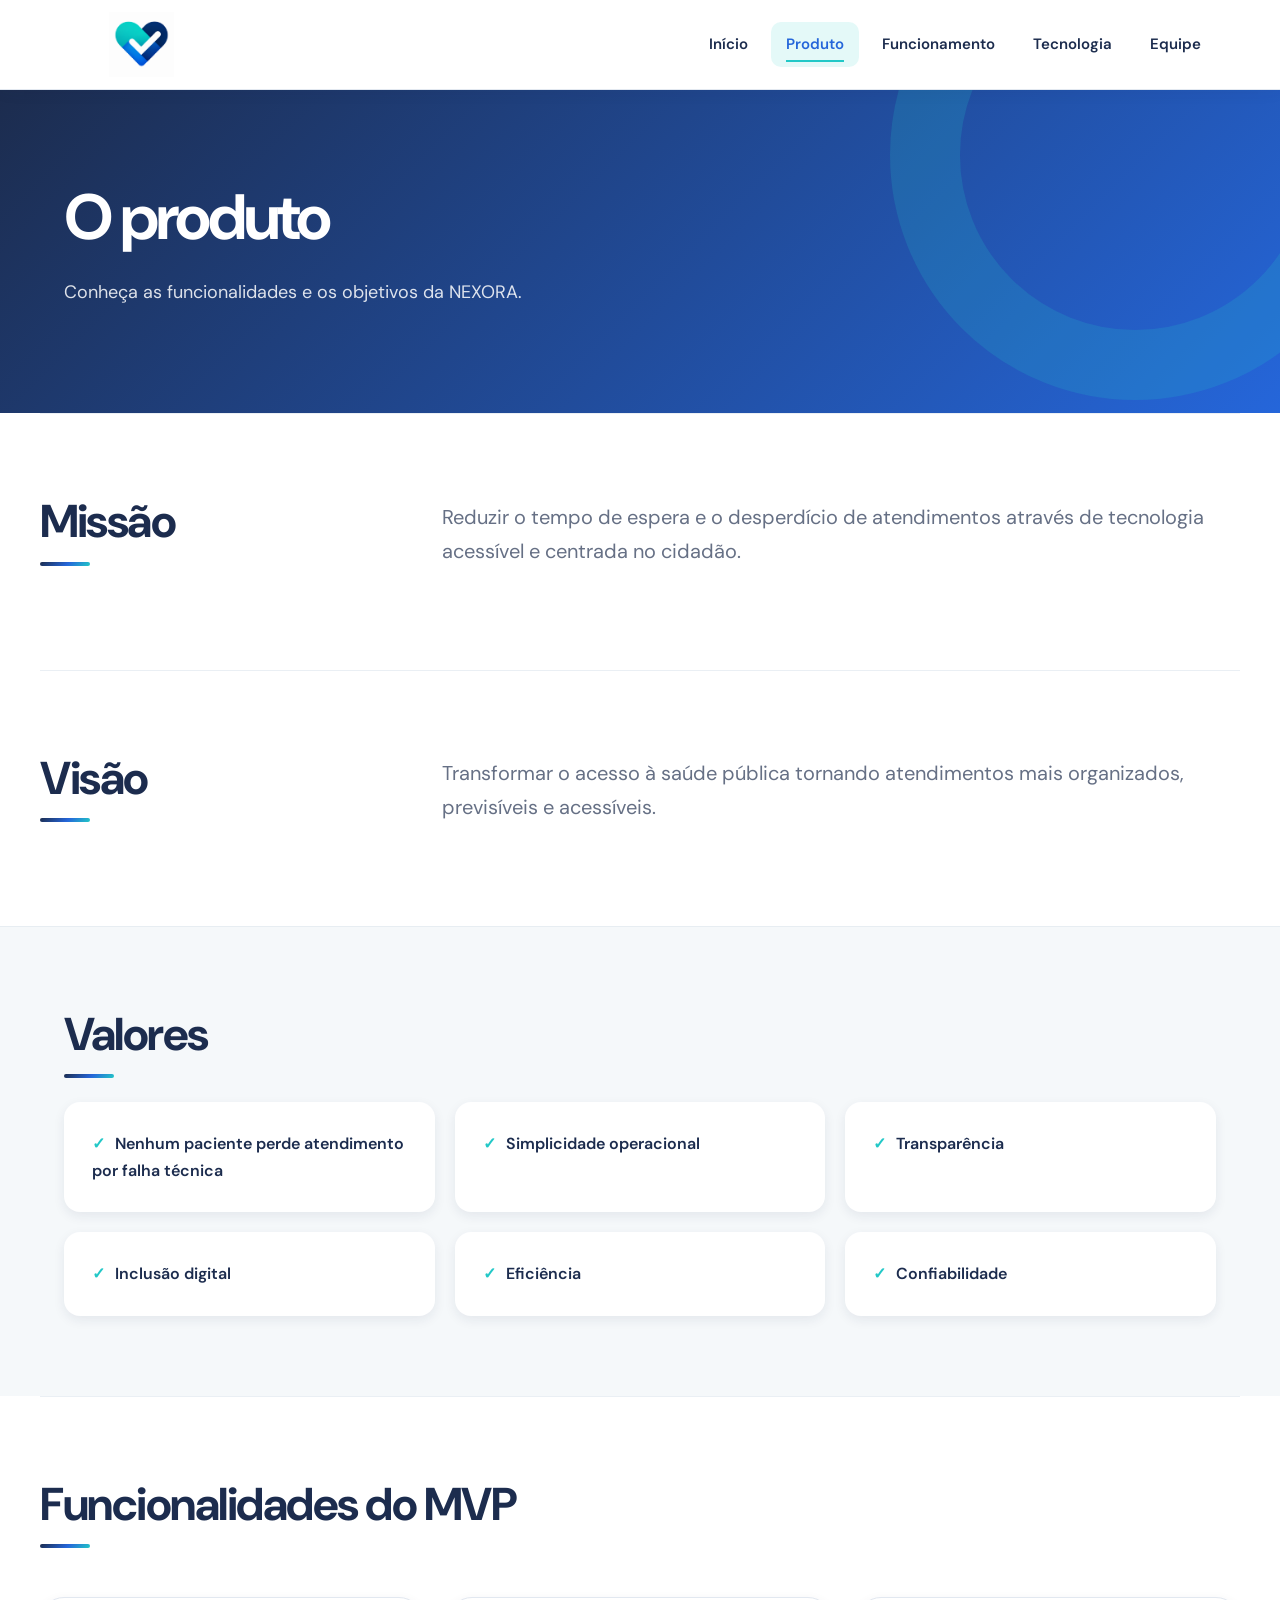
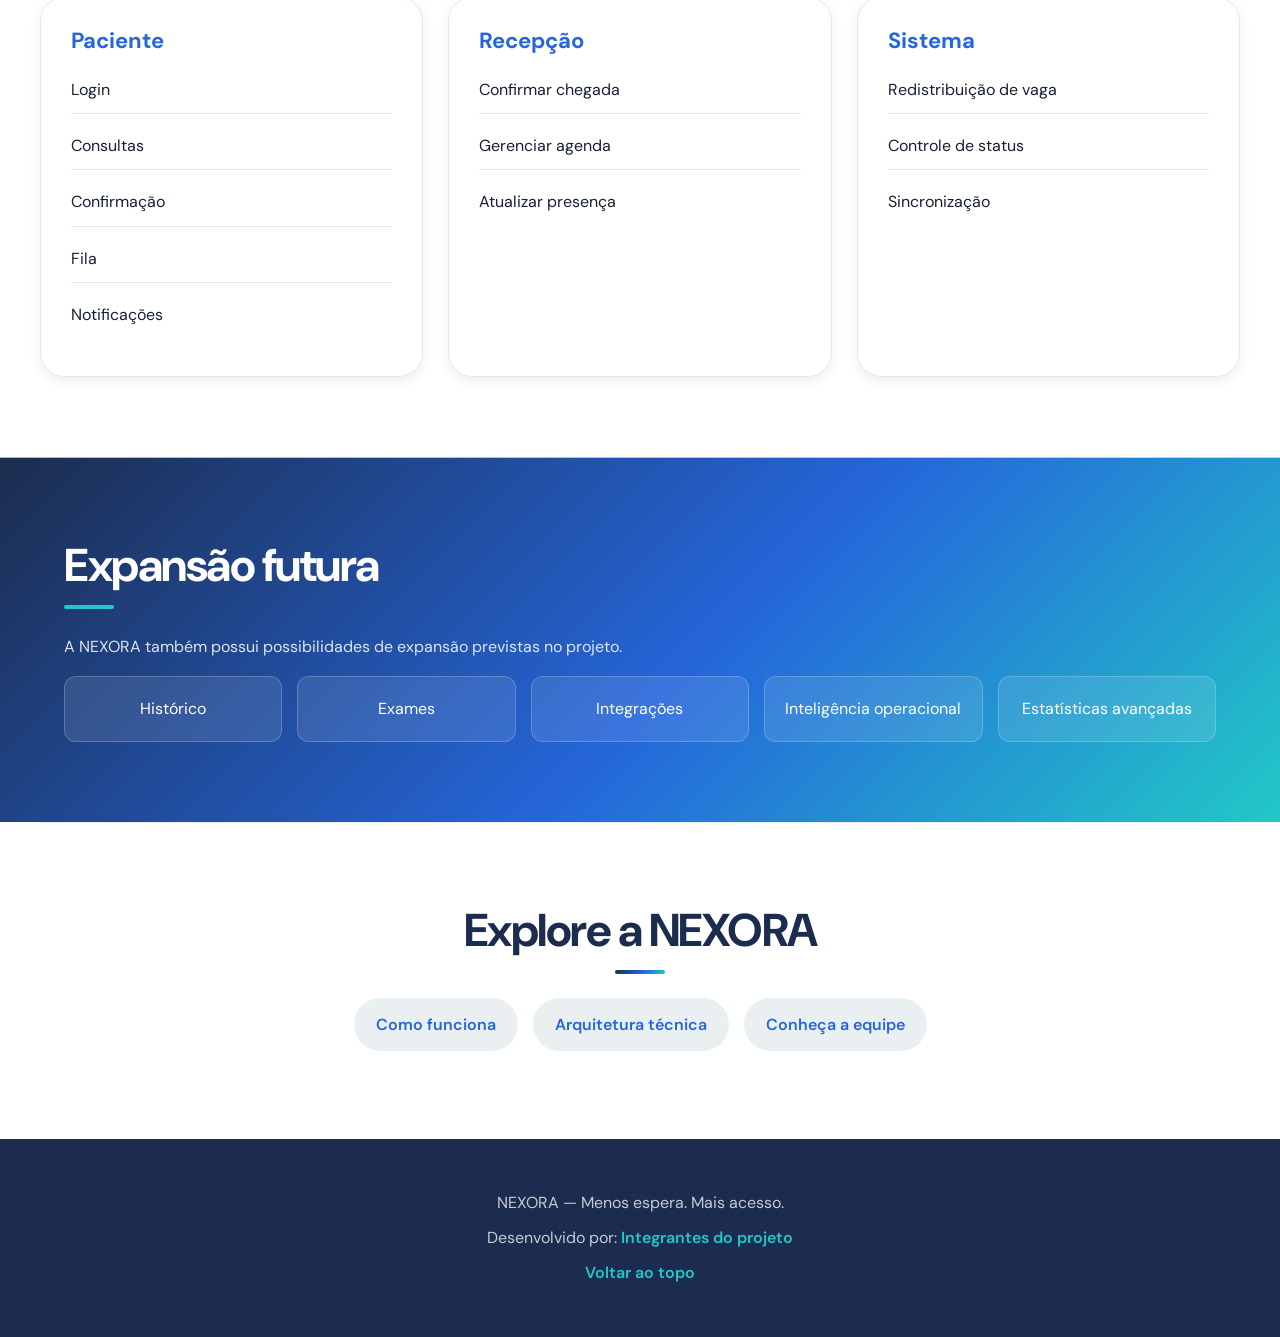
<file: produto.html>
<!DOCTYPE html>
<html lang="pt-BR">

<head>

    <meta charset="UTF-8">
    <meta name="viewport" content="width=device-width, initial-scale=1.0">

    <title>NEXORA | Produto</title>

    <link rel="stylesheet" href="style.css">

</head>

<body id="topo">

    <header>

    <div class="logo">
        <a href="index.html">
            <img src="Logo.jpeg" alt="NEXORA">
        </a>
    </div>

    <nav class="menu">
        <ul>
            <li><a href="index.html">Início</a></li>
            <li><a href="produto.html">Produto</a></li>
            <li><a href="funcionamento.html">Funcionamento</a></li>
            <li><a href="tecnologia.html">Tecnologia</a></li>
            <li><a href="equipe.html">Equipe</a></li>
        </ul>
    </nav>

</header>

    <main>


        <section class="pagina-titulo">

            <h1>O produto</h1>

            <p>
                Conheça as funcionalidades e os objetivos da NEXORA.
            </p>

        </section>



        <section id="missao">

            <h2>Missão</h2>

            <p>
                Reduzir o tempo de espera e o desperdício de atendimentos
                através de tecnologia acessível e centrada no cidadão.
            </p>

        </section>


        <section id="visao">

            <h2>Visão</h2>

            <p>
                Transformar o acesso à saúde pública tornando atendimentos
                mais organizados, previsíveis e acessíveis.
            </p>

        </section>


        <section id="valores">

            <h2>Valores</h2>

            <ul>

                <li>Nenhum paciente perde atendimento por falha técnica</li>

                <li>Simplicidade operacional</li>

                <li>Transparência</li>

                <li>Inclusão digital</li>

                <li>Eficiência</li>

                <li>Confiabilidade</li>

            </ul>

        </section>


        <section id="funcionalidades">

            <h2>Funcionalidades do MVP</h2>


            <article class="funcionalidade">

                <h3>Paciente</h3>

                <ul>

                    <li>Login</li>

                    <li>Consultas</li>

                    <li>Confirmação</li>

                    <li>Fila</li>

                    <li>Notificações</li>

                </ul>

            </article>


            <article class="funcionalidade">

                <h3>Recepção</h3>

                <ul>

                    <li>Confirmar chegada</li>

                    <li>Gerenciar agenda</li>

                    <li>Atualizar presença</li>

                </ul>

            </article>


            <article class="funcionalidade">

                <h3>Sistema</h3>

                <ul>

                    <li>Redistribuição de vaga</li>

                    <li>Controle de status</li>

                    <li>Sincronização</li>

                </ul>

            </article>

        </section>


        <section id="expansao">

            <h2>Expansão futura</h2>

            <p>
                A NEXORA também possui possibilidades de expansão previstas
                no projeto.
            </p>

            <ul>

                <li>Histórico</li>

                <li>Exames</li>

                <li>Integrações</li>

                <li>Inteligência operacional</li>

                <li>Estatísticas avançadas</li>

            </ul>

        </section>


        <section id="links">

            <h2>Explore a NEXORA</h2>

            <ul>

                <li>
                    <a href="funcionamento.html">
                        Como funciona
                    </a>
                </li>

                <li>
                    <a href="tecnologia.html">
                        Arquitetura técnica
                    </a>
                </li>

                <li>
                    <a href="equipe.html">
                        Conheça a equipe
                    </a>
                </li>

            </ul>

        </section>

    </main>


    <footer>

        <p>
            NEXORA — Menos espera. Mais acesso.
        </p>

        <p>
            Desenvolvido por:
            <a href="equipe.html">Integrantes do projeto</a>
        </p>

        <a href="#topo">Voltar ao topo</a>

    </footer>


    <script src="nexora.js"></script>

</body>

</html>
</file>
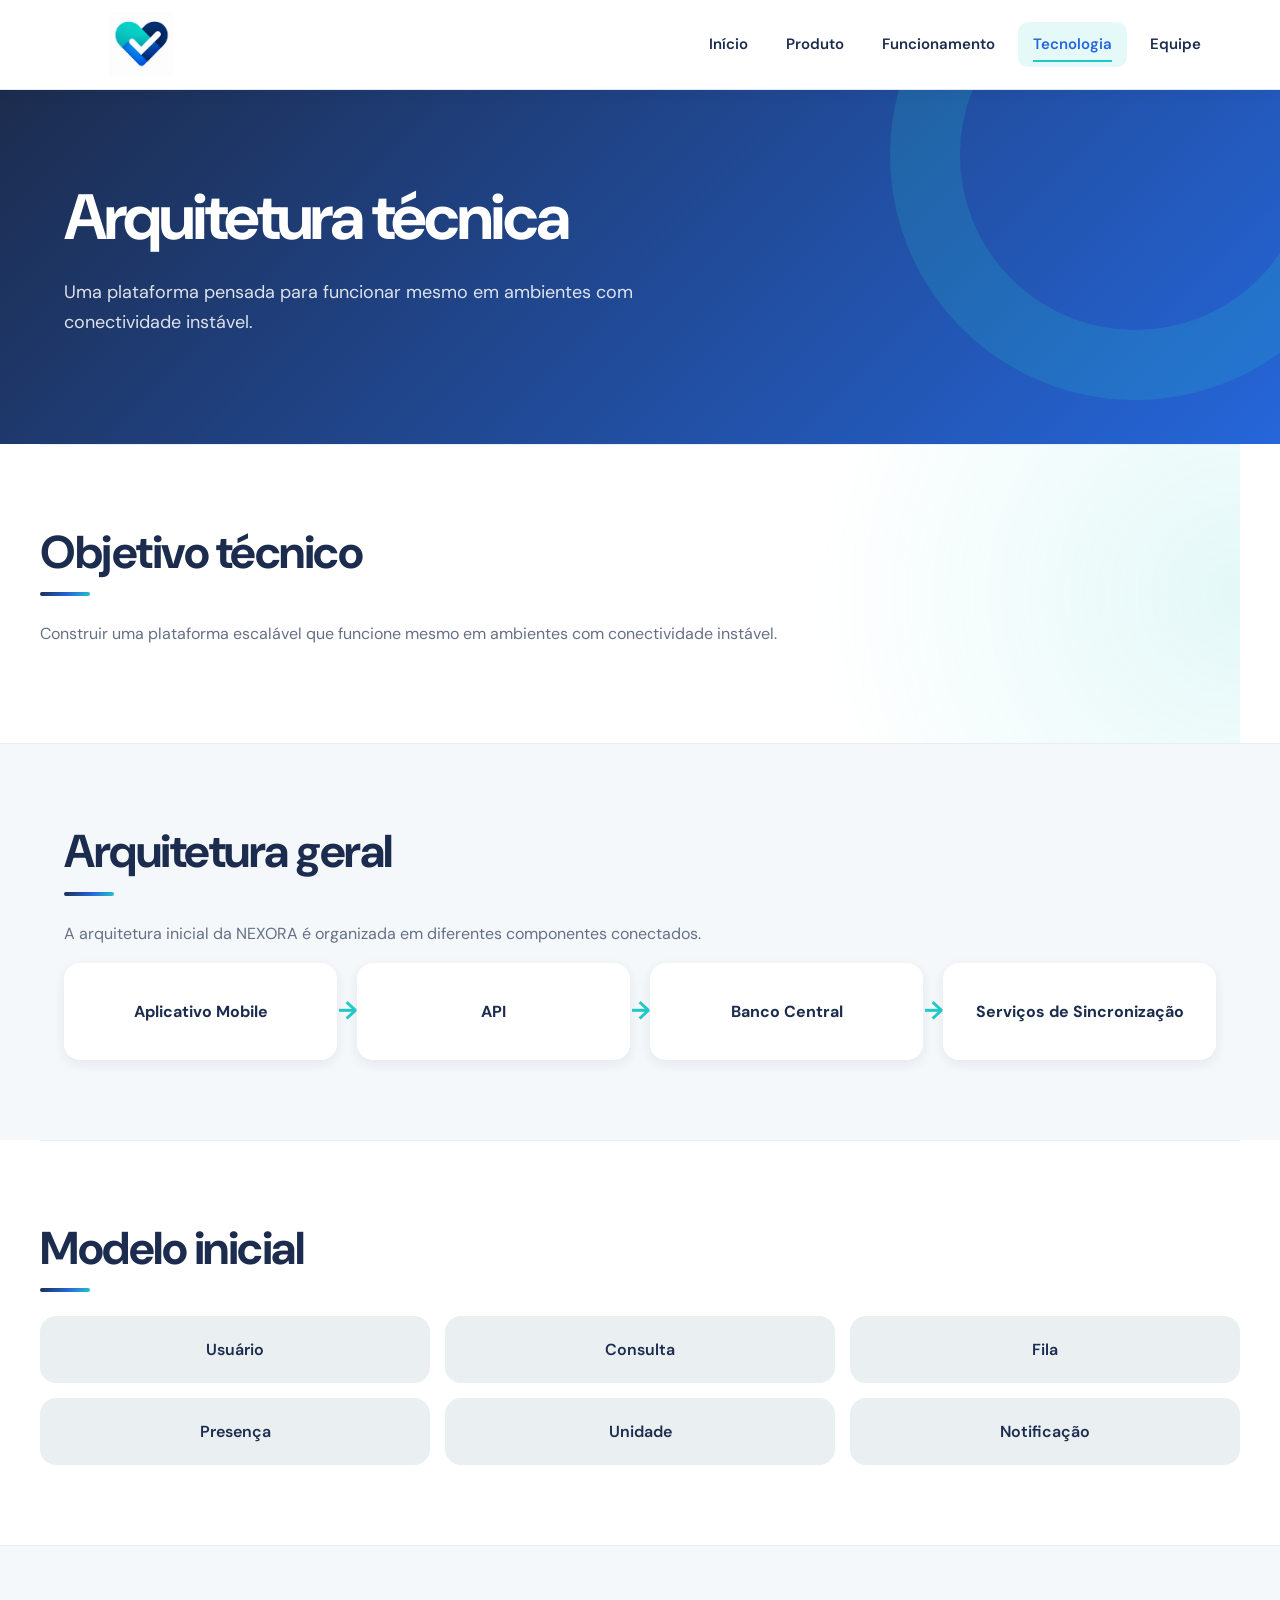
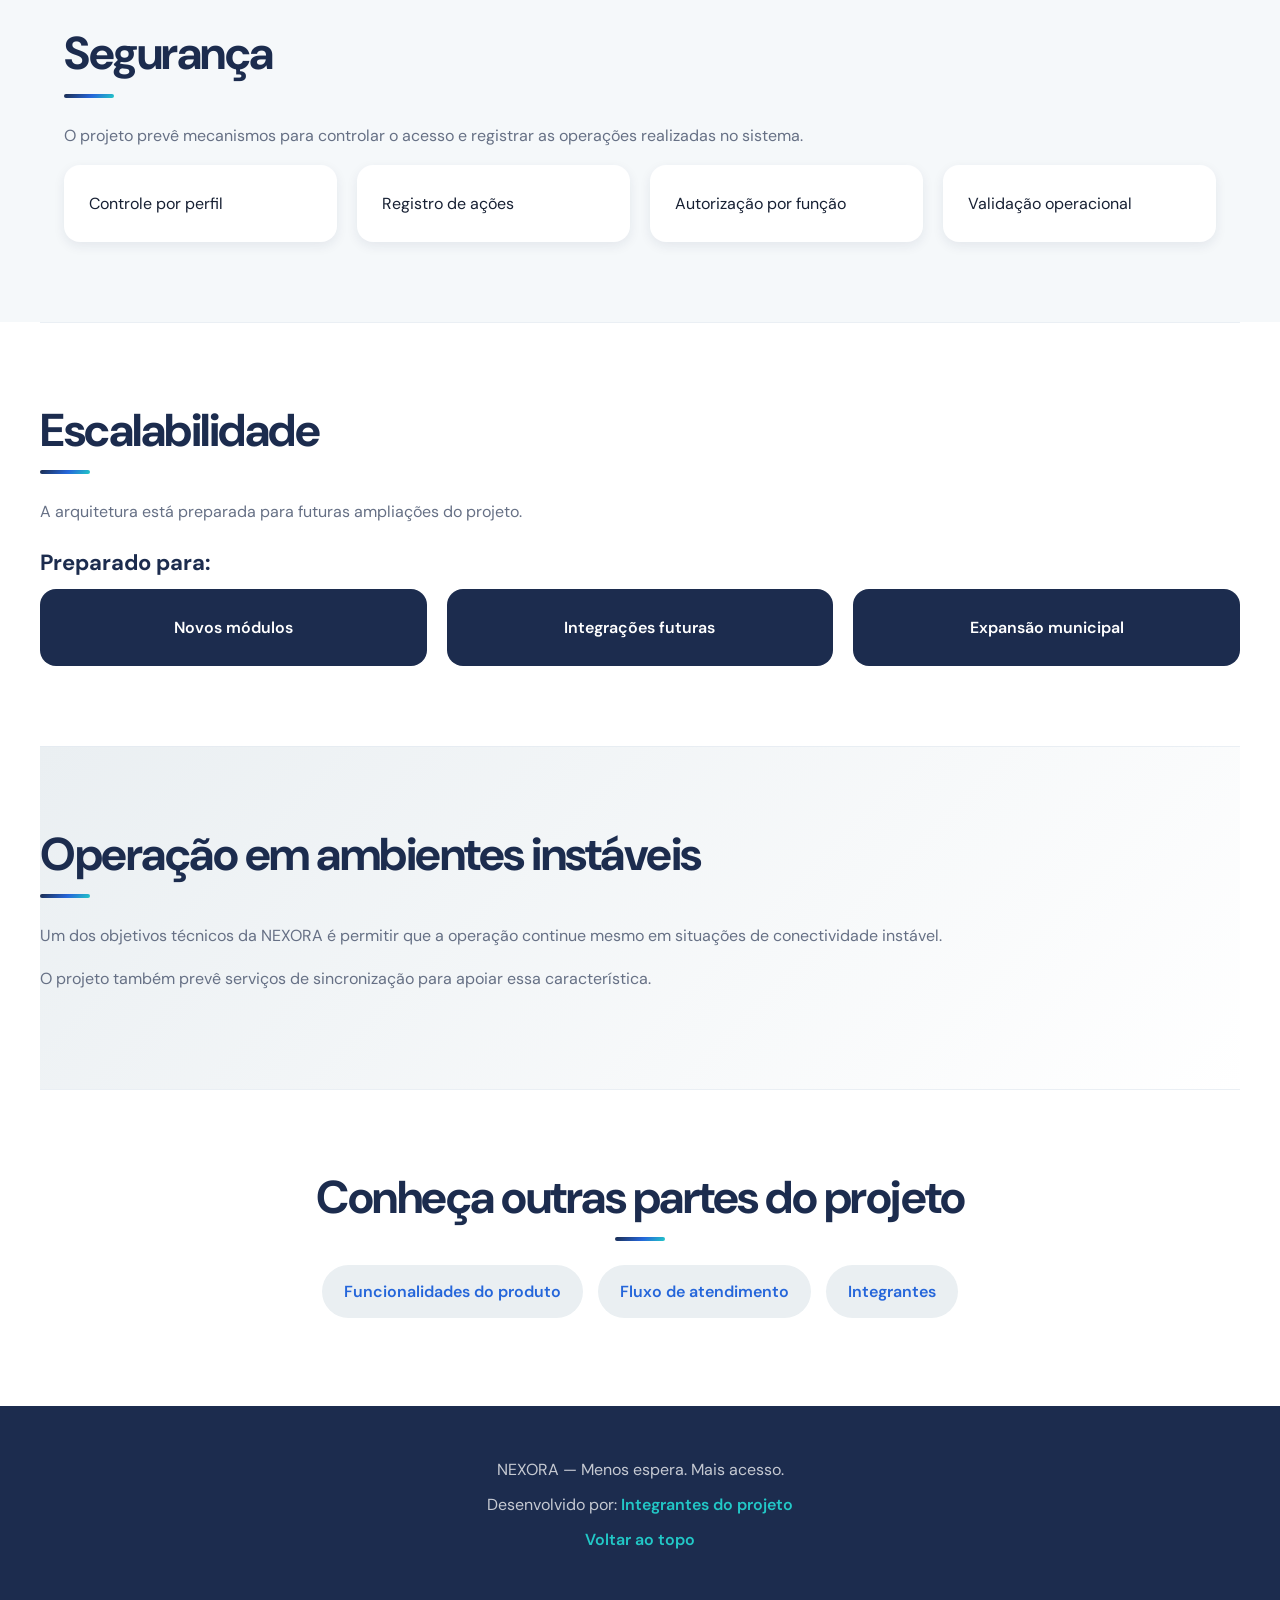
<file: tecnologia.html>
<!DOCTYPE html>
<html lang="pt-BR">

<head>

    <meta charset="UTF-8">
    <meta name="viewport" content="width=device-width, initial-scale=1.0">

    <title>NEXORA | Tecnologia</title>

    <link rel="stylesheet" href="style.css">

</head>

<body id="topo">

   <header>

    <div class="logo">
        <a href="index.html">
            <img src="Logo.jpeg" alt="NEXORA">
        </a>
    </div>

    <nav class="menu">
        <ul>
            <li><a href="index.html">Início</a></li>
            <li><a href="produto.html">Produto</a></li>
            <li><a href="funcionamento.html">Funcionamento</a></li>
            <li><a href="tecnologia.html">Tecnologia</a></li>
            <li><a href="equipe.html">Equipe</a></li>
        </ul>
    </nav>

</header>
    </header>


    <main>

        <section class="pagina-titulo">

            <h1>Arquitetura técnica</h1>

            <p>
                Uma plataforma pensada para funcionar mesmo em ambientes
                com conectividade instável.
            </p>

        </section>

        <section id="objetivo">

            <h2>Objetivo técnico</h2>

            <p>
                Construir uma plataforma escalável que funcione mesmo em
                ambientes com conectividade instável.
            </p>

        </section>

        <section id="arquitetura">

            <h2>Arquitetura geral</h2>

            <p>
                A arquitetura inicial da NEXORA é organizada em diferentes
                componentes conectados.
            </p>

            <ol>

                <li>
                    Aplicativo Mobile
                </li>

                <li>
                    API
                </li>

                <li>
                    Banco Central
                </li>

                <li>
                    Serviços de Sincronização
                </li>

            </ol>

        </section>


        <section id="modelo">

            <h2>Modelo inicial</h2>

            <ul>

                <li>Usuário</li>

                <li>Consulta</li>

                <li>Fila</li>

                <li>Presença</li>

                <li>Unidade</li>

                <li>Notificação</li>

            </ul>

        </section>

        <section id="seguranca">

            <h2>Segurança</h2>

            <p>
                O projeto prevê mecanismos para controlar o acesso e
                registrar as operações realizadas no sistema.
            </p>

            <ul>

                <li>Controle por perfil</li>

                <li>Registro de ações</li>

                <li>Autorização por função</li>

                <li>Validação operacional</li>

            </ul>

        </section>


        <section id="escalabilidade">

            <h2>Escalabilidade</h2>

            <p>
                A arquitetura está preparada para futuras ampliações
                do projeto.
            </p>

            <h3>Preparado para:</h3>

            <ul>

                <li>Novos módulos</li>

                <li>Integrações futuras</li>

                <li>Expansão municipal</li>

            </ul>

        </section>

        <section id="offline">

            <h2>Operação em ambientes instáveis</h2>

            <p>
                Um dos objetivos técnicos da NEXORA é permitir que a
                operação continue mesmo em situações de conectividade
                instável.
            </p>

            <p>
                O projeto também prevê serviços de sincronização para
                apoiar essa característica.
            </p>

        </section>

        <section id="navegacao">

            <h2>Conheça outras partes do projeto</h2>

            <ul>

                <li>
                    <a href="produto.html">
                        Funcionalidades do produto
                    </a>
                </li>

                <li>
                    <a href="funcionamento.html">
                        Fluxo de atendimento
                    </a>
                </li>

                <li>
                    <a href="equipe.html">
                        Integrantes
                    </a>
                </li>

            </ul>

        </section>

    </main>


    <footer>

        <p>
            NEXORA — Menos espera. Mais acesso.
        </p>

        <p>
            Desenvolvido por:
            <a href="equipe.html">Integrantes do projeto</a>
        </p>

        <a href="#topo">Voltar ao topo</a>

    </footer>


    <script src="nexora.js"></script>

</body>

</html>
</file>
<file: style.css>
@import url('https://fonts.googleapis.com/css2?family=DM+Sans:opsz,wght@9..40,400;9..40,500;9..40,600;9..40,700&display=swap');


:root {


    --azul-escuro: #1C2C4E;

    --azul: #2566DA;

    --turquesa: #22C8C7;

    --azul-claro: #EAEFF2;

    --branco: #FFFFFF;

    --preto: #172033;

    --cinza: #667085;

    --cinza-claro: #F5F8FA;

    --borda: #E2E8F0;


    --gradiente-nexora:
        linear-gradient(
            135deg,
            #1C2C4E 0%,
            #2566DA 55%,
            #22C8C7 100%
        );


    --gradiente-claro:
        linear-gradient(
            135deg,
            #EAEFF2 0%,
            #FFFFFF 100%
        );



    --sombra-pequena:
        0 4px 12px rgba(28, 44, 78, 0.08);

    --sombra-media:
        0 10px 30px rgba(28, 44, 78, 0.12);

    --sombra-grande:
        0 20px 50px rgba(28, 44, 78, 0.16);


    --raio-pequeno: 8px;

    --raio-medio: 16px;

    --raio-grande: 24px;



    --largura-maxima: 1200px;

}



* {

    margin: 0;

    padding: 0;

    box-sizing: border-box;

}


html {

    scroll-behavior: smooth;

}


body {

    font-family: 'DM Sans', Arial, sans-serif;

    color: var(--preto);

    background-color: var(--branco);

    line-height: 1.7;

    overflow-x: hidden;

}



img {

    max-width: 100%;

    display: block;

}


a {

    color: inherit;

}


p {

    color: var(--cinza);

    margin-bottom: 16px;

}


ul,
ol {

    padding-left: 22px;

}


li {

    margin-bottom: 8px;

}



::selection {

    background-color: var(--turquesa);

    color: var(--azul-escuro);

}



header {

    width: 100%;

    min-height: 82px;

    padding: 12px 5%;

    display: flex;

    align-items: center;

    justify-content: space-between;

    gap: 30px;

    background-color: rgba(255, 255, 255, 0.97);

    border-bottom: 1px solid var(--borda);

    position: sticky;

    top: 0;

    z-index: 1000;

    box-shadow: 0 2px 15px rgba(28, 44, 78, 0.06);

}



.logo {

    display: flex;

    align-items: center;

    flex-shrink: 0;

}


.logo a {

    display: flex;

    align-items: center;

    text-decoration: none;

}


.logo img {

    width: 155px;

    height: 65px;

    object-fit: contain;

    object-position: center;

}


.logo a:not(:has(img)) {

    color: var(--azul-escuro);

    font-size: 28px;

    font-weight: 700;

    letter-spacing: -1px;

}



.menu {

    display: flex;

    align-items: center;

}


.menu ul {

    display: flex;

    align-items: center;

    gap: 8px;

    list-style: none;

    padding: 0;

    margin: 0;

}


.menu li {

    margin: 0;

}


.menu a {

    position: relative;

    display: block;

    padding: 10px 15px;

    color: var(--azul-escuro);

    text-decoration: none;

    font-size: 15px;

    font-weight: 600;

    border-radius: 10px;

    transition:
        color 0.3s ease,
        background-color 0.3s ease,
        transform 0.3s ease;

}


.menu a::after {

    content: "";

    position: absolute;

    left: 15px;

    right: 15px;

    bottom: 5px;

    height: 2px;

    background: var(--turquesa);

    transform: scaleX(0);

    transform-origin: center;

    transition: transform 0.3s ease;

}


.menu a:hover {

    color: var(--azul);

    background-color: var(--azul-claro);

}


.menu a:hover::after {

    transform: scaleX(1);

}



main {

    width: 100%;

}


section {

    width: min(
        calc(100% - 40px),
        var(--largura-maxima)
    );

    margin-left: auto;

    margin-right: auto;

    padding: 80px 0;

}


section + section {

    border-top: 1px solid rgba(226, 232, 240, 0.7);

}


h1,
h2,
h3 {

    color: var(--azul-escuro);

    line-height: 1.2;

}


h1 {

    font-size: clamp(42px, 6vw, 76px);

    font-weight: 700;

    letter-spacing: -3px;

    margin-bottom: 20px;

}


h2 {

    font-size: clamp(30px, 4vw, 46px);

    font-weight: 700;

    letter-spacing: -1.5px;

    margin-bottom: 24px;

}


h3 {

    font-size: 22px;

    margin-top: 25px;

    margin-bottom: 12px;

}


section h2::after {

    content: "";

    display: block;

    width: 50px;

    height: 4px;

    margin-top: 12px;

    border-radius: 10px;

    background: var(--gradiente-nexora);

}


.hero {

    width: 100%;

    max-width: none;

    min-height: 650px;

    margin: 0;

    padding:
        100px
        max(5%, calc((100% - 1200px) / 2))
        100px;

    display: flex;

    flex-direction: column;

    justify-content: center;

    position: relative;

    overflow: hidden;

    background:

        radial-gradient(
            circle at 90% 20%,
            rgba(34, 200, 199, 0.25),
            transparent 30%
        ),

        radial-gradient(
            circle at 10% 90%,
            rgba(37, 102, 218, 0.25),
            transparent 35%
        ),

        var(--azul-escuro);

}


.hero::before {

    content: "";

    position: absolute;

    width: 400px;

    height: 400px;

    right: -120px;

    bottom: -180px;

    border-radius: 50%;

    border: 70px solid rgba(34, 200, 199, 0.12);

}


.hero::after {

    content: "";

    position: absolute;

    width: 250px;

    height: 250px;

    right: 10%;

    top: -150px;

    border-radius: 50%;

    background: rgba(37, 102, 218, 0.15);

}


.hero > * {

    position: relative;

    z-index: 2;

    max-width: 700px;

}


.hero h1 {

    color: var(--branco);

    font-size: clamp(50px, 8vw, 92px);

    margin-bottom: 5px;

}


.hero h2 {

    color: var(--turquesa);

    font-size: clamp(24px, 4vw, 38px);

    margin-bottom: 25px;

}


.hero h2::after {

    display: none;

}


.hero p {

    color: rgba(255, 255, 255, 0.85);

    font-size: 19px;

    max-width: 650px;

    margin-bottom: 35px;

}

.hero > a {

    width: fit-content;

    padding: 14px 28px;

    border-radius: 50px;

    background: var(--turquesa);

    color: var(--azul-escuro);

    text-decoration: none;

    font-weight: 700;

    transition:
        transform 0.3s ease,
        box-shadow 0.3s ease,
        background-color 0.3s ease;

}


.hero > a:hover {

    transform: translateY(-4px);

    background: var(--branco);

    box-shadow:
        0 12px 30px rgba(0, 0, 0, 0.2);

}



.pagina-titulo {

    width: 100%;

    max-width: none;

    margin: 0;

    padding:
        90px
        max(5%, calc((100% - 1200px) / 2));

    background:

        linear-gradient(
            135deg,
            var(--azul-escuro),
            var(--azul)
        );

    position: relative;

    overflow: hidden;

}


.pagina-titulo::after {

    content: "";

    position: absolute;

    width: 350px;

    height: 350px;

    right: -100px;

    top: -180px;

    border-radius: 50%;

    border: 70px solid rgba(34, 200, 199, 0.18);

}


.pagina-titulo h1 {

    color: var(--branco);

    font-size: clamp(42px, 6vw, 64px);

    position: relative;

    z-index: 2;

}


.pagina-titulo p {

    color: rgba(255, 255, 255, 0.85);

    font-size: 18px;

    max-width: 650px;

    position: relative;

    z-index: 2;

}

#sobre {

    display: grid;

    grid-template-columns: 0.8fr 1.2fr;

    gap: 70px;

    align-items: center;

}


#sobre h2 {

    margin-bottom: 0;

}


#sobre p {

    font-size: 17px;

}


#problema {

    background-color: var(--cinza-claro);

    width: 100%;

    max-width: none;

    padding-left: max(5%, calc((100% - 1200px) / 2));

    padding-right: max(5%, calc((100% - 1200px) / 2));

}


#problema ul {

    display: grid;

    grid-template-columns: repeat(2, 1fr);

    gap: 14px;

    list-style: none;

    padding: 0;

    margin-top: 25px;

}


#problema li {

    margin: 0;

    padding: 18px 20px;

    background: var(--branco);

    border: 1px solid var(--borda);

    border-radius: var(--raio-medio);

    box-shadow: var(--sombra-pequena);

    position: relative;

    padding-left: 48px;

}


#problema li::before {

    content: "×";

    position: absolute;

    left: 18px;

    top: 50%;

    transform: translateY(-50%);

    width: 22px;

    height: 22px;

    display: flex;

    align-items: center;

    justify-content: center;

    border-radius: 50%;

    background: rgba(34, 200, 199, 0.15);

    color: var(--azul);

    font-weight: 700;

}


#solucao {

    display: grid;

    grid-template-columns: 1fr 1fr;

    gap: 60px;

}


#solucao h2 {

    grid-column: 1 / -1;

}


#solucao ul {

    list-style: none;

    padding: 0;

}


#solucao li {

    padding: 18px 20px;

    margin-bottom: 12px;

    background: var(--branco);

    border: 1px solid var(--borda);

    border-left: 4px solid var(--turquesa);

    border-radius: 10px;

    box-shadow: var(--sombra-pequena);

    transition:
        transform 0.3s ease,
        box-shadow 0.3s ease;

}


#solucao li:hover {

    transform: translateX(7px);

    box-shadow: var(--sombra-media);

}


#publico {

    background:
        linear-gradient(
            135deg,
            #F8FAFC,
            #EAEFF2
        );

    width: 100%;

    max-width: none;

    padding-left: max(5%, calc((100% - 1200px) / 2));

    padding-right: max(5%, calc((100% - 1200px) / 2));

}


#publico ul {

    display: grid;

    grid-template-columns: repeat(3, 1fr);

    gap: 20px;

    list-style: none;

    padding: 0;

}


#publico li {

    background: var(--branco);

    border-radius: var(--raio-medio);

    padding: 25px;

    box-shadow: var(--sombra-pequena);

    border-top: 4px solid var(--turquesa);

    transition: transform 0.3s ease;

}


#publico li:hover {

    transform: translateY(-5px);

}


#navegacao,
#links {

    text-align: center;

}


#navegacao h2,
#links h2 {

    text-align: center;

}


#navegacao h2::after,
#links h2::after {

    margin-left: auto;

    margin-right: auto;

}


#navegacao ul,
#links ul {

    list-style: none;

    padding: 0;

    display: flex;

    justify-content: center;

    flex-wrap: wrap;

    gap: 15px;

}


#navegacao a,
#links a {

    display: inline-block;

    padding: 13px 22px;

    color: var(--azul);

    background: var(--azul-claro);

    border-radius: 50px;

    text-decoration: none;

    font-weight: 600;

    transition:
        background 0.3s ease,
        color 0.3s ease,
        transform 0.3s ease;

}


#navegacao a:hover,
#links a:hover {

    background: var(--azul);

    color: var(--branco);

    transform: translateY(-3px);

}



#missao,
#visao {

    display: grid;

    grid-template-columns: 0.6fr 1.4fr;

    gap: 60px;

    align-items: center;

}


#missao p,
#visao p {

    font-size: 20px;

}


#valores {

    background-color: var(--cinza-claro);

    width: 100%;

    max-width: none;

    padding-left: max(5%, calc((100% - 1200px) / 2));

    padding-right: max(5%, calc((100% - 1200px) / 2));

}


#valores ul {

    display: grid;

    grid-template-columns: repeat(3, 1fr);

    gap: 20px;

    list-style: none;

    padding: 0;

}


#valores li {

    margin: 0;

    padding: 28px;

    background: var(--branco);

    border-radius: var(--raio-medio);

    box-shadow: var(--sombra-pequena);

    font-weight: 600;

    color: var(--azul-escuro);

    transition:
        transform 0.3s ease,
        box-shadow 0.3s ease;

}


#valores li:hover {

    transform: translateY(-5px);

    box-shadow: var(--sombra-media);

}


#valores li::before {

    content: "✓";

    color: var(--turquesa);

    font-weight: 700;

    margin-right: 10px;

}


#funcionalidades {

    display: grid;

    grid-template-columns: repeat(3, 1fr);

    gap: 25px;

}


#funcionalidades > h2 {

    grid-column: 1 / -1;

}


.funcionalidade {

    padding: 30px;

    background: var(--branco);

    border: 1px solid var(--borda);

    border-radius: var(--raio-grande);

    box-shadow: var(--sombra-pequena);

    transition:
        transform 0.3s ease,
        box-shadow 0.3s ease;

}


.funcionalidade:hover {

    transform: translateY(-8px);

    box-shadow: var(--sombra-grande);

}


.funcionalidade h3 {

    margin-top: 0;

    color: var(--azul);

}


.funcionalidade ul {

    list-style: none;

    padding: 0;

}


.funcionalidade li {

    padding: 10px 0;

    border-bottom: 1px solid var(--borda);

}


.funcionalidade li:last-child {

    border-bottom: none;

}



#expansao {

    background:
        var(--gradiente-nexora);

    width: 100%;

    max-width: none;

    padding-left: max(5%, calc((100% - 1200px) / 2));

    padding-right: max(5%, calc((100% - 1200px) / 2));

}


#expansao h2 {

    color: var(--branco);

}


#expansao h2::after {

    background: var(--turquesa);

}


#expansao p {

    color: rgba(255, 255, 255, 0.85);

}


#expansao ul {

    display: grid;

    grid-template-columns: repeat(5, 1fr);

    gap: 15px;

    list-style: none;

    padding: 0;

}


#expansao li {

    margin: 0;

    padding: 18px;

    background: rgba(255, 255, 255, 0.1);

    border: 1px solid rgba(255, 255, 255, 0.2);

    border-radius: 12px;

    color: var(--branco);

    text-align: center;

}

#fluxo ol {

    counter-reset: fluxo;

    list-style: none;

    padding: 0;

    display: grid;

    grid-template-columns: repeat(2, 1fr);

    gap: 25px;

}


#fluxo li {

    counter-increment: fluxo;

    margin: 0;

    position: relative;

    padding: 30px 30px 30px 85px;

    background: var(--cinza-claro);

    border-radius: var(--raio-medio);

    border: 1px solid var(--borda);

}


#fluxo li::before {

    content: counter(fluxo);

    position: absolute;

    left: 25px;

    top: 30px;

    width: 40px;

    height: 40px;

    border-radius: 50%;

    display: flex;

    align-items: center;

    justify-content: center;

    color: var(--branco);

    font-weight: 700;

    background: var(--gradiente-nexora);

}


#fluxo strong {

    display: block;

    color: var(--azul-escuro);

    font-size: 18px;

    margin-bottom: 5px;

}


#fluxo p {

    margin: 0;

}



#estados {

    background-color: var(--cinza-claro);

    width: 100%;

    max-width: none;

    padding-left: max(5%, calc((100% - 1200px) / 2));

    padding-right: max(5%, calc((100% - 1200px) / 2));

}


#estados ul {

    display: flex;

    flex-wrap: wrap;

    gap: 12px;

    list-style: none;

    padding: 0;

}


#estados li {

    margin: 0;

    padding: 12px 20px;

    background: var(--branco);

    border-radius: 50px;

    color: var(--azul);

    border: 1px solid var(--borda);

    font-weight: 600;

}


#redistribuicao ol {

    display: grid;

    grid-template-columns: repeat(5, 1fr);

    gap: 15px;

    list-style: none;

    padding: 0;

    counter-reset: redistribuicao;

}


#redistribuicao li {

    counter-increment: redistribuicao;

    margin: 0;

    padding: 25px 15px;

    text-align: center;

    background: var(--azul-claro);

    color: var(--azul-escuro);

    border-radius: var(--raio-medio);

    font-weight: 600;

}


#redistribuicao li::before {

    content: counter(redistribuicao);

    display: flex;

    width: 35px;

    height: 35px;

    margin: 0 auto 12px;

    align-items: center;

    justify-content: center;

    border-radius: 50%;

    color: var(--branco);

    background: var(--azul);

}



#perfis {

    display: grid;

    grid-template-columns: repeat(4, 1fr);

    gap: 20px;

}


#perfis > h2 {

    grid-column: 1 / -1;

}


#perfis article {

    padding: 28px;

    border-radius: var(--raio-medio);

    background: var(--branco);

    border: 1px solid var(--borda);

    box-shadow: var(--sombra-pequena);

    transition:
        transform 0.3s ease,
        box-shadow 0.3s ease;

}


#perfis article:hover {

    transform: translateY(-6px);

    box-shadow: var(--sombra-media);

}


#perfis h3 {

    margin-top: 0;

    color: var(--azul);

}


#perfis ul {

    padding-left: 18px;

}

#regras {

    background-color: var(--azul-escuro);

    width: 100%;

    max-width: none;

    padding-left: max(5%, calc((100% - 1200px) / 2));

    padding-right: max(5%, calc((100% - 1200px) / 2));

}


#regras h2 {

    color: var(--branco);

}


#regras h2::after {

    background: var(--turquesa);

}


#regras ul {

    list-style: none;

    padding: 0;

}


#regras li {

    color: rgba(255, 255, 255, 0.9);

    margin-bottom: 15px;

    padding: 18px 20px;

    border-radius: 12px;

    background: rgba(255, 255, 255, 0.07);

    border-left: 3px solid var(--turquesa);

}


#objetivo {

    background:
        radial-gradient(
            circle at right,
            rgba(34, 200, 199, 0.12),
            transparent 35%
        );

}


#arquitetura {

    background-color: var(--cinza-claro);

    width: 100%;

    max-width: none;

    padding-left: max(5%, calc((100% - 1200px) / 2));

    padding-right: max(5%, calc((100% - 1200px) / 2));

}


#arquitetura ol {

    list-style: none;

    padding: 0;

    display: grid;

    grid-template-columns: repeat(4, 1fr);

    gap: 20px;

}


#arquitetura li {

    position: relative;

    margin: 0;

    padding: 35px 20px;

    background: var(--branco);

    border-radius: var(--raio-medio);

    text-align: center;

    font-weight: 700;

    color: var(--azul-escuro);

    box-shadow: var(--sombra-pequena);

}


#arquitetura li:not(:last-child)::after {

    content: "→";

    position: absolute;

    right: -20px;

    top: 50%;

    transform: translateY(-50%);

    color: var(--turquesa);

    font-size: 25px;

    z-index: 2;

}



#modelo ul {

    display: grid;

    grid-template-columns: repeat(3, 1fr);

    gap: 15px;

    list-style: none;

    padding: 0;

}


#modelo li {

    margin: 0;

    padding: 20px;

    text-align: center;

    border-radius: var(--raio-medio);

    background: var(--azul-claro);

    color: var(--azul-escuro);

    font-weight: 600;

}



#seguranca {

    background-color: var(--cinza-claro);

    width: 100%;

    max-width: none;

    padding-left: max(5%, calc((100% - 1200px) / 2));

    padding-right: max(5%, calc((100% - 1200px) / 2));

}


#seguranca ul {

    display: grid;

    grid-template-columns: repeat(4, 1fr);

    gap: 20px;

    list-style: none;

    padding: 0;

}


#seguranca li {

    margin: 0;

    padding: 25px;

    background: var(--branco);

    border-radius: var(--raio-medio);

    box-shadow: var(--sombra-pequena);

}

#escalabilidade ul {

    display: grid;

    grid-template-columns: repeat(3, 1fr);

    gap: 20px;

    list-style: none;

    padding: 0;

}


#escalabilidade li {

    margin: 0;

    padding: 25px;

    border-radius: var(--raio-medio);

    background: var(--azul-escuro);

    color: var(--branco);

    text-align: center;

    font-weight: 600;

}



#offline {

    background:
        linear-gradient(
            135deg,
            var(--azul-claro),
            var(--branco)
        );

}


.integrante {

    display: grid;

    grid-template-columns: 280px 1fr;

    gap: 50px;

    align-items: center;

    padding: 50px;

    background: var(--branco);

    border: 1px solid var(--borda);

    border-radius: var(--raio-grande);

    box-shadow: var(--sombra-pequena);

    margin-bottom: 30px;

}



.integrante img {

    width: 240px;

    height: 240px;

    object-fit: cover;

    border-radius: 50%;

    border: 7px solid var(--azul-claro);

    box-shadow: var(--sombra-media);

}




.integrante h2 {

    margin-bottom: 15px;

}


.integrante h2::after {

    display: none;

}


.integrante h3 {

    color: var(--azul);

    font-size: 18px;

    margin-top: 20px;

}




.integrante ul {

    display: flex;

    flex-wrap: wrap;

    gap: 8px;

    list-style: none;

    padding: 0;

}


.integrante li {

    margin: 0;

    padding: 7px 13px;

    background: var(--azul-claro);

    color: var(--azul-escuro);

    border-radius: 50px;

    font-size: 14px;

    font-weight: 600;

}



#projeto {

    text-align: center;

}


#projeto h2::after {

    margin-left: auto;

    margin-right: auto;

}


#projeto a {

    display: inline-block;

    margin-top: 15px;

    padding: 13px 25px;

    background: var(--azul);

    color: var(--branco);

    border-radius: 50px;

    text-decoration: none;

    font-weight: 600;

    transition: transform 0.3s ease;

}


#projeto a:hover {

    transform: translateY(-3px);

    background: var(--azul-escuro);

}



footer {

    padding: 50px 5%;

    background-color: var(--azul-escuro);

    text-align: center;

}


footer p {

    color: rgba(255, 255, 255, 0.75);

    margin-bottom: 8px;

}


footer a {

    color: var(--turquesa);

    text-decoration: none;

    font-weight: 600;

    transition: color 0.3s ease;

}


footer a:hover {

    color: var(--branco);

}


@keyframes aparecer {

    from {

        opacity: 0;

        transform: translateY(20px);

    }

    to {

        opacity: 1;

        transform: translateY(0);

    }

}


.hero h1,
.hero h2,
.hero p,
.hero a {

    animation: aparecer 0.8s ease forwards;

}


.hero h2 {

    animation-delay: 0.1s;

}


.hero p {

    animation-delay: 0.2s;

}


.hero a {

    animation-delay: 0.3s;

}



@media (max-width: 900px) {


    header {

        flex-direction: column;

        padding: 15px 25px;

        gap: 10px;

    }


    .menu ul {

        flex-wrap: wrap;

        justify-content: center;

    }



    #sobre {

        grid-template-columns: 1fr;

        gap: 30px;

    }




    #problema ul {

        grid-template-columns: 1fr;

    }




    #solucao {

        grid-template-columns: 1fr;

    }




    #publico ul {

        grid-template-columns: 1fr;

    }




    #valores ul {

        grid-template-columns: repeat(2, 1fr);

    }



    #funcionalidades {

        grid-template-columns: 1fr;

    }



    #expansao ul {

        grid-template-columns: repeat(2, 1fr);

    }



    #fluxo ol {

        grid-template-columns: 1fr;

    }



    #redistribuicao ol {

        grid-template-columns: repeat(2, 1fr);

    }



    #perfis {

        grid-template-columns: repeat(2, 1fr);

    }




    #arquitetura ol {

        grid-template-columns: repeat(2, 1fr);

    }


    #arquitetura li:not(:last-child)::after {

        display: none;

    }


  

    #modelo ul {

        grid-template-columns: repeat(2, 1fr);

    }


   

    #seguranca ul {

        grid-template-columns: repeat(2, 1fr);

    }


 

    #escalabilidade ul {

        grid-template-columns: 1fr;

    }


  
    .integrante {

        grid-template-columns: 1fr;

        text-align: center;

    }


    .integrante img {

        margin: auto;

    }


    .integrante ul {

        justify-content: center;

    }


}



@media (max-width: 600px) {




    header {

        min-height: auto;

        padding: 15px;

    }


    .logo img {

        width: 135px;

        height: 55px;

    }


    .menu ul {

        gap: 2px;

    }


    .menu a {

        padding: 8px 9px;

        font-size: 13px;

    }


    .menu a::after {

        display: none;

    }


 

    section {

        width: calc(100% - 30px);

        padding: 55px 0;

    }



    .hero {

        min-height: 600px;

        padding:
            80px
            25px;

    }


    .hero h1 {

        font-size: 52px;

        letter-spacing: -2px;

    }


    .hero h2 {

        font-size: 26px;

    }


    .hero p {

        font-size: 16px;

    }


    .pagina-titulo {

        padding:
            65px
            25px;

    }


    .pagina-titulo h1 {

        font-size: 45px;

    }



    #missao,
    #visao {

        grid-template-columns: 1fr;

        gap: 20px;

    }



    #valores ul {

        grid-template-columns: 1fr;

    }




    #expansao ul {

        grid-template-columns: 1fr;

    }




    #redistribuicao ol {

        grid-template-columns: 1fr;

    }



    #perfis {

        grid-template-columns: 1fr;

    }



    #arquitetura ol {

        grid-template-columns: 1fr;

    }


    #modelo ul {

        grid-template-columns: 1fr;

    }


    #seguranca ul {

        grid-template-columns: 1fr;

    }



    .integrante {

        padding: 30px 20px;

        gap: 25px;

    }


    .integrante img {

        width: 180px;

        height: 180px;

    }




    #navegacao ul,
    #links ul {

        flex-direction: column;

        align-items: stretch;

    }


    #navegacao a,
    #links a {

        display: block;

    }


}

/* =========================================================
   NEXORA - NOVAS INTERAÇÕES
========================================================= */


/* =========================================================
   MENU HAMBÚRGUER
========================================================= */

.menu-toggle {

    display: none;

    width: 44px;
    height: 44px;

    border: none;
    border-radius: 12px;

    background: var(--azul-escuro);

    cursor: pointer;

    padding: 9px;

    flex-direction: column;

    align-items: center;
    justify-content: center;

    gap: 5px;

    z-index: 1100;

}


.menu-toggle span {

    display: block;

    width: 24px;
    height: 3px;

    border-radius: 5px;

    background: var(--branco);

    transition:
        transform 0.3s ease,
        opacity 0.3s ease;

}


.menu-toggle.menu-aberto span:nth-child(1) {

    transform:
        translateY(8px)
        rotate(45deg);

}


.menu-toggle.menu-aberto span:nth-child(2) {

    opacity: 0;

}


.menu-toggle.menu-aberto span:nth-child(3) {

    transform:
        translateY(-8px)
        rotate(-45deg);

}


/* =========================================================
   PÁGINA ATUAL
========================================================= */

.menu a.pagina-atual {

    color: var(--azul);

    background:
        rgba(34, 200, 199, 0.12);

}


.menu a.pagina-atual::after {

    transform: scaleX(1);

}


/* =========================================================
   BOTÃO VOLTAR AO TOPO
========================================================= */

#botao-topo {

    position: fixed;

    right: 25px;
    bottom: 25px;

    width: 50px;
    height: 50px;

    border: none;

    border-radius: 50%;

    background:
        var(--gradiente-nexora);

    color: var(--branco);

    font-size: 25px;

    font-weight: 700;

    cursor: pointer;

    display: flex;

    align-items: center;
    justify-content: center;

    opacity: 0;

    visibility: hidden;

    transform:
        translateY(20px);

    transition:
        opacity 0.3s ease,
        visibility 0.3s ease,
        transform 0.3s ease;

    z-index: 999;

    box-shadow:
        var(--sombra-media);

}


#botao-topo.visivel {

    opacity: 1;

    visibility: visible;

    transform:
        translateY(0);

}


#botao-topo:hover {

    transform:
        translateY(-5px);

}


/* =========================================================
   ANIMAÇÃO DAS SEÇÕES
========================================================= */

main section.secao-animada {

    opacity: 0;

    transform:
        translateY(35px);

    transition:
        opacity 0.7s ease,
        transform 0.7s ease;

}


main section.secao-animada.secao-visivel {

    opacity: 1;

    transform:
        translateY(0);

}


/* =========================================================
   SIMULADOR NEXORA
========================================================= */

#simulador-nexora {

    width:
        min(
            calc(100% - 40px),
            var(--largura-maxima)
        );

    margin:
        40px auto 80px;

    padding: 0;

    background:
        var(--branco);

    border:
        1px solid var(--borda);

    border-radius:
        var(--raio-grande);

    box-shadow:
        var(--sombra-grande);

    overflow: hidden;

}


/* =========================================================
   CABEÇALHO
========================================================= */

.simulador-cabecalho {

    padding:
        50px 55px 35px;

    background:
        var(--gradiente-nexora);

}


.simulador-tag {

    display: inline-block;

    margin-bottom: 15px;

    padding:
        6px 13px;

    border-radius:
        50px;

    background:
        rgba(255,255,255,0.15);

    color:
        var(--branco);

    font-size:
        12px;

    font-weight:
        700;

    letter-spacing:
        1.2px;

}


.simulador-cabecalho h2 {

    color:
        var(--branco);

    margin-bottom:
        12px;

}


.simulador-cabecalho h2::after {

    display: none;

}


.simulador-cabecalho p {

    max-width:
        700px;

    margin:
        0;

    color:
        rgba(255,255,255,0.85);

    font-size:
        16px;

}


/* =========================================================
   CONTEÚDO
========================================================= */

.simulador-conteudo {

    display:
        grid;

    grid-template-columns:
        1.1fr 0.9fr;

    gap:
        40px;

    padding:
        45px 55px;

}


/* =========================================================
   STATUS
========================================================= */

.simulador-status {

    padding:
        30px;

    border:
        1px solid var(--borda);

    border-radius:
        var(--raio-medio);

    background:
        var(--cinza-claro);

}


.status-topo {

    display:
        flex;

    align-items:
        center;

    justify-content:
        space-between;

    margin-bottom:
        12px;

}


.status-topo span {

    color:
        var(--cinza);

    font-size:
        12px;

    font-weight:
        700;

    letter-spacing:
        1px;

}


.status-topo strong {

    color:
        var(--azul);

}


.barra-progresso {

    width:
        100%;

    height:
        9px;

    margin-bottom:
        35px;

    background:
        var(--borda);

    border-radius:
        20px;

    overflow:
        hidden;

}


#barra-simulador {

    width:
        0%;

    height:
        100%;

    background:
        var(--gradiente-nexora);

    border-radius:
        inherit;

    transition:
        width 0.5s ease;

}


.etapa-atual {

    display:
        flex;

    gap:
        20px;

    align-items:
        flex-start;

}


.icone-status {

    flex-shrink:
        0;

    width:
        52px;

    height:
        52px;

    display:
        flex;

    align-items:
        center;

    justify-content:
        center;

    border-radius:
        50%;

    background:
        var(--turquesa);

    color:
        var(--azul-escuro);

    font-size:
        18px;

    font-weight:
        700;

}


.label-status {

    display:
        block;

    margin-bottom:
        7px;

    color:
        var(--cinza);

    font-size:
        11px;

    font-weight:
        700;

    letter-spacing:
        1px;

}


.etapa-atual h3 {

    margin-top:
        0;

    margin-bottom:
        8px;

    color:
        var(--azul-escuro);

}


.etapa-atual p {

    margin:
        0;

}


/* =========================================================
   LISTA DAS ETAPAS
========================================================= */

.lista-etapas {

    display:
        flex;

    flex-direction:
        column;

    gap:
        10px;

}


.lista-etapas > div {

    display:
        flex;

    align-items:
        center;

    gap:
        15px;

    padding:
        13px 15px;

    border:
        1px solid var(--borda);

    border-radius:
        12px;

    background:
        var(--branco);

    transition:
        all 0.3s ease;

}


.lista-etapas > div span {

    display:
        flex;

    align-items:
        center;

    justify-content:
        center;

    flex-shrink:
        0;

    width:
        35px;

    height:
        35px;

    border-radius:
        50%;

    background:
        var(--azul-claro);

    color:
        var(--azul);

    font-size:
        12px;

    font-weight:
        700;

}


.lista-etapas > div strong {

    color:
        var(--cinza);

    font-size:
        14px;

}


.lista-etapas > div.etapa-atual {

    border-color:
        var(--turquesa);

    background:
        rgba(34, 200, 199, 0.08);

    transform:
        translateX(6px);

    box-shadow:
        var(--sombra-pequena);

}


.lista-etapas > div.etapa-atual span {

    background:
        var(--turquesa);

    color:
        var(--azul-escuro);

}


.lista-etapas > div.etapa-atual strong {

    color:
        var(--azul-escuro);

}


.lista-etapas > div.etapa-concluida {

    background:
        #F8FAFC;

    opacity:
        0.8;

}


.lista-etapas > div.etapa-concluida span {

    background:
        var(--azul);

    color:
        var(--branco);

}


/* =========================================================
   BOTÕES
========================================================= */

.botoes-simulador {

    display:
        flex;

    gap:
        15px;

    padding:
        0 55px 50px;

}


.botao-principal-simulador,
.botao-secundario-simulador {

    border:
        none;

    border-radius:
        50px;

    padding:
        14px 24px;

    font-family:
        inherit;

    font-size:
        15px;

    font-weight:
        700;

    cursor:
        pointer;

    transition:
        transform 0.3s ease,
        box-shadow 0.3s ease,
        background 0.3s ease;

}


.botao-principal-simulador {

    background:
        var(--azul);

    color:
        var(--branco);

}


.botao-principal-simulador:hover {

    background:
        var(--azul-escuro);

    transform:
        translateY(-3px);

    box-shadow:
        var(--sombra-media);

}


.botao-principal-simulador:disabled {

    cursor:
        not-allowed;

    opacity:
        0.65;

    transform:
        none;

}


.botao-secundario-simulador {

    background:
        var(--azul-claro);

    color:
        var(--azul-escuro);

}


.botao-secundario-simulador:hover {

    background:
        var(--borda);

    transform:
        translateY(-3px);

}


/* =========================================================
   RESPONSIVIDADE
========================================================= */

@media (max-width: 900px) {

    .menu-toggle {

        display:
            flex;

    }


    header {

        flex-direction:
            row;

        position:
            sticky;

    }


    .menu {

        position:
            absolute;

        top:
            100%;

        left:
            0;

        width:
            100%;

        display:
            none;

        padding:
            15px;

        background:
            var(--branco);

        border-bottom:
            1px solid var(--borda);

        box-shadow:
            var(--sombra-media);

    }


    .menu.menu-aberto {

        display:
            block;

    }


    .menu ul {

        flex-direction:
            column;

        width:
            100%;

        gap:
            5px;

    }


    .menu li {

        width:
            100%;

    }


    .menu a {

        width:
            100%;

        text-align:
            center;

    }


    .simulador-conteudo {

        grid-template-columns:
            1fr;

    }

}


@media (max-width: 600px) {

    #botao-topo {

        right:
            15px;

        bottom:
            15px;

        width:
            45px;

        height:
            45px;

    }


    #simulador-nexora {

        width:
            calc(100% - 30px);

        margin:
            25px auto 55px;

        border-radius:
            18px;

    }


    .simulador-cabecalho {

        padding:
            35px 25px 30px;

    }


    .simulador-conteudo {

        padding:
            25px 20px;

        gap:
            25px;

    }


    .simulador-status {

        padding:
            22px;

    }


    .botoes-simulador {

        flex-direction:
            column;

        padding:
            0 20px 30px;

    }


    .botao-principal-simulador,
    .botao-secundario-simulador {

        width:
            100%;

    }


    .lista-etapas > div {

        padding:
            11px;

    }


    .lista-etapas > div strong {

        font-size:
            13px;

    }


    .etapa-atual {

        gap:
            14px;

    }


    .icone-status {

        width:
            45px;

        height:
            45px;

    }

}
</file>
